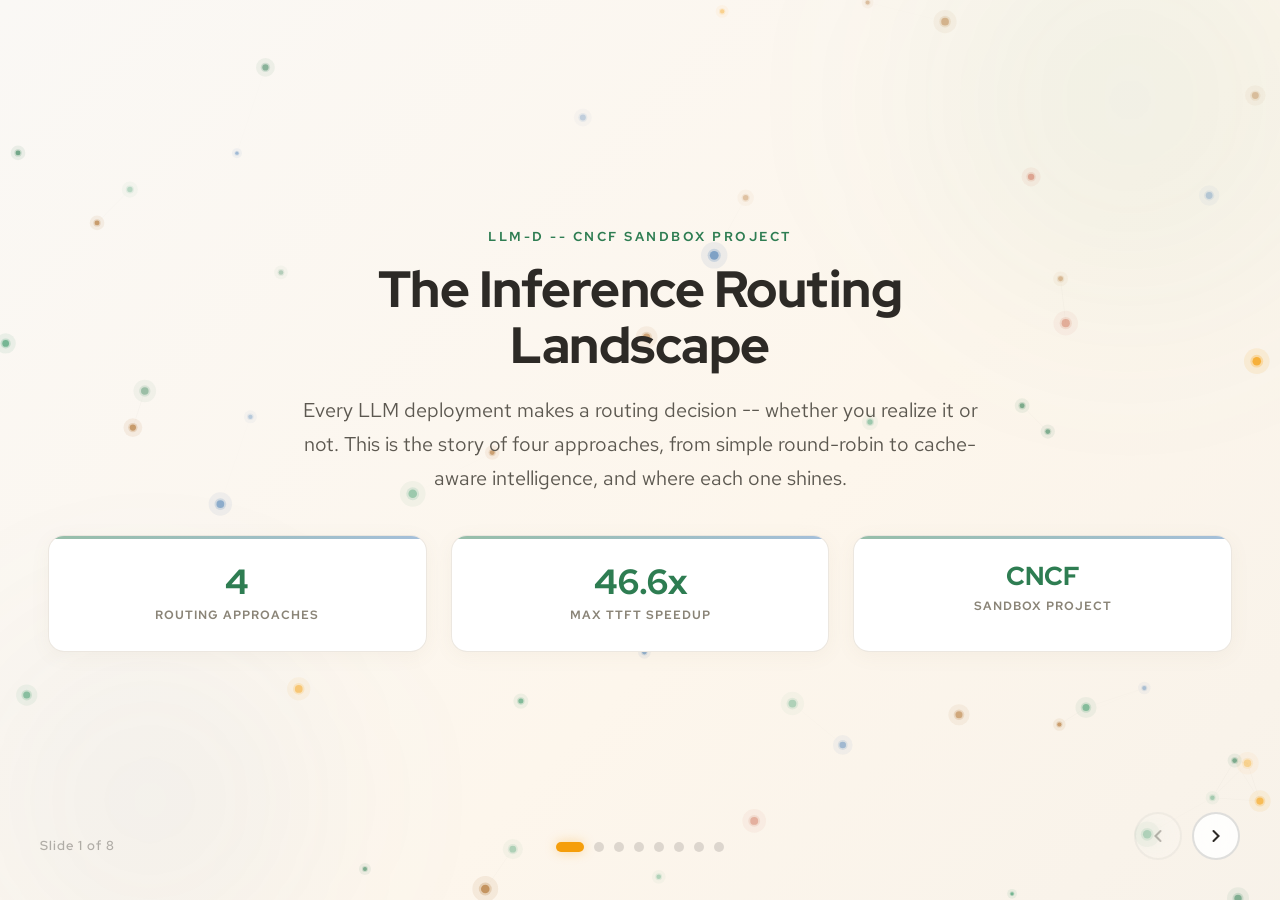
<file: index.html>
<!DOCTYPE html>
<html lang="en">
<head>
<meta charset="UTF-8">
<meta name="viewport" content="width=device-width, initial-scale=1.0">
<title>The Inference Routing Landscape -- llm-d</title>
<meta name="description" content="Interactive slide deck comparing LLM inference routing strategies: round-robin, load-aware, hash-based, and cache-aware routing with llm-d.">
<meta name="author" content="Markell Rawls">
<link rel="icon" href="https://llm-d.ai/img/llm-d-icon.png" type="image/png">
<link rel="preconnect" href="https://fonts.googleapis.com">
<link rel="preconnect" href="https://fonts.gstatic.com" crossorigin>
<link href="https://fonts.googleapis.com/css2?family=Red+Hat+Display:wght@400;500;600;700;800;900&family=Red+Hat+Text:wght@300;400;500;600;700&display=swap" rel="stylesheet">
<style>
/* ======================================================================
   RESET & BASE
   ====================================================================== */
*, *::before, *::after { box-sizing: border-box; margin: 0; padding: 0; }
html, body {
  width: 100%; height: 100%;
  overflow: hidden;
  font-family: 'Red Hat Text', 'Segoe UI', system-ui, sans-serif;
  color: #2d2a26;
  background: #faf8f5;
  -webkit-font-smoothing: antialiased;
  -moz-osx-font-smoothing: grayscale;
}
::selection { background: rgba(61,154,106,0.2); color: #2d2a26; }

/* ======================================================================
   FLOWING GRADIENT BACKGROUND
   ====================================================================== */
.bg-gradient {
  position: fixed; inset: 0; z-index: 0; pointer-events: none;
  background: linear-gradient(135deg,
    #faf8f5 0%, #fdf6ec 15%, #f5f0e8 30%,
    #eef3ed 50%, #f0f2f8 70%, #fdf8f0 85%, #faf8f5 100%
  );
  background-size: 400% 400%;
  animation: bgFlow 30s ease-in-out infinite;
}
@keyframes bgFlow {
  0% { background-position: 0% 50%; }
  25% { background-position: 50% 0%; }
  50% { background-position: 100% 50%; }
  75% { background-position: 50% 100%; }
  100% { background-position: 0% 50%; }
}

/* Floating orbs */
.bg-gradient::before, .bg-gradient::after {
  content: ''; position: absolute; border-radius: 50%;
  filter: blur(80px); pointer-events: none;
}
.bg-gradient::before {
  width: 600px; height: 600px; top: -200px; right: -150px;
  background: radial-gradient(circle, rgba(61,154,106,0.08), transparent 70%);
  animation: orbFloat 18s ease-in-out infinite;
}
.bg-gradient::after {
  width: 500px; height: 500px; bottom: -150px; left: -100px;
  background: radial-gradient(circle, rgba(74,127,181,0.07), transparent 70%);
  animation: orbFloat 22s ease-in-out infinite -8s;
}
@keyframes orbFloat {
  0%, 100% { transform: translate(0,0) scale(1); }
  50% { transform: translate(-30px,25px) scale(1.08); }
}

/* ======================================================================
   SLIDE STRUCTURE
   ====================================================================== */
.slides-viewport {
  position: relative; z-index: 1;
  width: 100%; height: 100vh; height: 100dvh;
  overflow: hidden;
}
.slides-track {
  display: flex;
  height: 100%;
  transition: transform 0.7s cubic-bezier(0.4, 0, 0.2, 1);
  will-change: transform;
}
.slide {
  flex: 0 0 100%;
  min-width: 100%;
  width: 100%;
  height: 100vh; height: 100dvh;
  display: flex;
  align-items: center;
  justify-content: center;
  padding: 80px 48px 100px;
  position: relative;
  overflow: hidden;
}
.slide-inner {
  max-width: 1200px;
  width: 100%;
  position: relative;
  z-index: 2;
}

/* ======================================================================
   BACKGROUND PARTICLE CANVAS (per-slide)
   ====================================================================== */
.slide-bg-canvas {
  position: absolute;
  top: 0; left: 0;
  width: 100%; height: 100%;
  z-index: 0;
  pointer-events: none;
}

/* ======================================================================
   PROGRESS BAR
   ====================================================================== */
.progress-bar {
  position: fixed; top: 0; left: 0; height: 4px; z-index: 100;
  background: linear-gradient(90deg, #c4573a, #4a7fb5, #2e7d52);
  transition: width 0.7s cubic-bezier(0.4,0,0.2,1);
  border-radius: 0 2px 2px 0;
}

/* ======================================================================
   NAVIGATION
   ====================================================================== */
.nav-arrows {
  position: fixed; bottom: 40px; right: 40px; z-index: 100;
  display: flex; gap: 10px;
}
.nav-btn {
  width: 48px; height: 48px; border-radius: 50%;
  border: 2px solid rgba(45,42,38,0.15);
  background: rgba(255,255,255,0.85);
  backdrop-filter: blur(10px);
  cursor: pointer; display: flex;
  align-items: center; justify-content: center;
  transition: all 0.25s ease;
  color: #2d2a26;
}
.nav-btn:hover {
  background: #2e7d52; color: #fff;
  border-color: #2e7d52;
  transform: scale(1.08);
  box-shadow: 0 4px 16px rgba(46,125,82,0.25);
}
.nav-btn:disabled {
  opacity: 0.3; cursor: not-allowed;
  transform: none; background: rgba(255,255,255,0.5);
}
.nav-btn:disabled:hover {
  background: rgba(255,255,255,0.5); color: #2d2a26;
  border-color: rgba(45,42,38,0.15); box-shadow: none;
}
.nav-btn svg { width: 20px; height: 20px; }

/* Dots */
.nav-dots {
  position: fixed; bottom: 48px; left: 50%; transform: translateX(-50%);
  z-index: 100; display: flex; gap: 10px; align-items: center;
}
.nav-dot {
  width: 10px; height: 10px; border-radius: 50%;
  background: rgba(45,42,38,0.15);
  border: none; cursor: pointer;
  transition: all 0.35s ease;
}
.nav-dot.active {
  width: 28px;
  border-radius: 5px;
  background: #f59e0b;
  box-shadow: 0 0 12px rgba(245,158,11,0.35);
}
.nav-dot:hover:not(.active) {
  background: rgba(45,42,38,0.35);
  transform: scale(1.15);
}

/* Slide counter */
.slide-counter {
  position: fixed; bottom: 46px; left: 40px; z-index: 100;
  font-family: 'Red Hat Display', sans-serif;
  font-size: 13px; font-weight: 600; letter-spacing: 1px;
  color: rgba(45,42,38,0.35);
}

/* ======================================================================
   TYPOGRAPHY
   ====================================================================== */
h1, h2, h3, h4 {
  font-family: 'Red Hat Display', sans-serif;
  line-height: 1.2; color: #2d2a26;
}
.slide-tagline {
  font-family: 'Red Hat Text', sans-serif;
  font-size: 13px; font-weight: 600;
  letter-spacing: 2.5px; text-transform: uppercase;
  color: #2e7d52; margin-bottom: 16px;
}
.slide-title {
  font-size: clamp(2rem, 4vw, 3.2rem);
  font-weight: 800; letter-spacing: -0.5px;
  margin-bottom: 20px; line-height: 1.1;
}
.slide-subtitle {
  font-size: clamp(1rem, 1.8vw, 1.25rem);
  color: #5c5850; line-height: 1.7;
  max-width: 700px; font-weight: 400;
}

/* ======================================================================
   ENTRANCE ANIMATIONS
   ====================================================================== */
.anim-in {
  opacity: 0; transform: translateY(30px);
  transition: opacity 0.7s cubic-bezier(0.16,1,0.3,1),
              transform 0.7s cubic-bezier(0.16,1,0.3,1);
}
.slide.active .anim-in { opacity: 1; transform: translateY(0); }
.anim-d1 { transition-delay: 0.1s; }
.anim-d2 { transition-delay: 0.2s; }
.anim-d3 { transition-delay: 0.35s; }
.anim-d4 { transition-delay: 0.5s; }
.anim-d5 { transition-delay: 0.65s; }
.anim-d6 { transition-delay: 0.8s; }
.anim-d7 { transition-delay: 0.95s; }

/* Scale entrance */
.anim-scale {
  opacity: 0; transform: scale(0.85);
  transition: opacity 0.6s ease, transform 0.6s cubic-bezier(0.16,1,0.3,1);
}
.slide.active .anim-scale { opacity: 1; transform: scale(1); }

/* Fade left */
.anim-left {
  opacity: 0; transform: translateX(-40px);
  transition: opacity 0.6s ease, transform 0.6s cubic-bezier(0.16,1,0.3,1);
}
.slide.active .anim-left { opacity: 1; transform: translateX(0); }

/* Fade right */
.anim-right {
  opacity: 0; transform: translateX(40px);
  transition: opacity 0.6s ease, transform 0.6s cubic-bezier(0.16,1,0.3,1);
}
.slide.active .anim-right { opacity: 1; transform: translateX(0); }

/* ======================================================================
   STAT CARDS
   ====================================================================== */
.stats-row {
  display: flex; gap: 24px; margin-top: 40px; flex-wrap: wrap;
}
.stat-card {
  background: #ffffff;
  border: 1px solid rgba(232,226,217,0.8);
  border-radius: 16px;
  padding: 28px 32px;
  flex: 1; min-width: 180px;
  text-align: center;
  box-shadow: 0 4px 20px rgba(139,119,90,0.06);
  position: relative; overflow: hidden;
  transition: transform 0.3s ease, box-shadow 0.3s ease;
}
.stat-card::before {
  content: ''; position: absolute;
  top: 0; left: 0; right: 0; height: 3px;
  background: linear-gradient(90deg, #2e7d52, #4a7fb5);
  opacity: 0.5; transition: opacity 0.3s ease;
}
.stat-card:hover {
  transform: translateY(-6px);
  box-shadow: 0 8px 30px rgba(139,119,90,0.12);
}
.stat-card:hover::before { opacity: 1; }
.stat-value {
  font-family: 'Red Hat Display', sans-serif;
  font-size: 2.2rem; font-weight: 800;
  color: #2e7d52; line-height: 1;
}
.stat-label {
  font-size: 12px; font-weight: 600;
  text-transform: uppercase; letter-spacing: 1px;
  color: #8a8477; margin-top: 8px;
}

/* ======================================================================
   APPROACH CARDS (Slide 2)
   ====================================================================== */
.approach-grid {
  display: grid;
  grid-template-columns: repeat(4, 1fr);
  gap: 20px; margin-top: 32px;
}
.approach-card {
  background: #ffffff;
  border: 1px solid rgba(232,226,217,0.8);
  border-radius: 16px;
  padding: 28px 24px;
  position: relative; overflow: hidden;
  box-shadow: 0 4px 16px rgba(139,119,90,0.06);
  transition: all 0.35s ease;
}
.approach-card::before {
  content: ''; position: absolute;
  top: 0; left: 0; right: 0; height: 4px;
  transition: height 0.3s ease;
}
.approach-card:hover {
  transform: translateY(-6px);
  box-shadow: 0 12px 36px rgba(139,119,90,0.12);
}
.approach-card:hover::before { height: 5px; }

.approach-card--rr::before { background: #c4573a; }
.approach-card--la::before { background: #b5793a; }
.approach-card--hash::before { background: #4a7fb5; }
.approach-card--cache::before { background: #2e7d52; }

.approach-name {
  font-family: 'Red Hat Display', sans-serif;
  font-size: 1.05rem; font-weight: 700;
  margin-bottom: 10px;
}
.approach-card--rr .approach-name { color: #c4573a; }
.approach-card--la .approach-name { color: #b5793a; }
.approach-card--hash .approach-name { color: #4a7fb5; }
.approach-card--cache .approach-name { color: #2e7d52; }

.approach-desc {
  font-size: 14px; color: #5c5850;
  line-height: 1.65; margin-bottom: 14px;
}
.approach-verdict {
  font-size: 12px; font-weight: 600;
  padding: 5px 12px; border-radius: 20px;
  display: inline-block;
}
.verdict--weak { background: rgba(196,87,58,0.08); color: #c4573a; }
.verdict--mid { background: rgba(74,127,181,0.08); color: #4a7fb5; }
.verdict--strong { background: rgba(46,125,82,0.08); color: #2e7d52; }

/* ======================================================================
   ARCHITECTURE COMPARISON (Slide 4)
   ====================================================================== */
.arch-row {
  display: grid;
  grid-template-columns: repeat(3, 1fr);
  gap: 24px; margin-top: 28px;
}
.arch-col {
  background: #ffffff;
  border: 1px solid rgba(232,226,217,0.8);
  border-radius: 16px;
  padding: 24px;
  box-shadow: 0 4px 16px rgba(139,119,90,0.06);
  transition: all 0.3s ease;
  position: relative; overflow: hidden;
}
.arch-col:hover {
  transform: translateY(-4px);
  box-shadow: 0 8px 28px rgba(139,119,90,0.1);
}
.arch-col--basic { border-top: 4px solid #c4573a; }
.arch-col--platform { border-top: 4px solid #4a7fb5; }
.arch-col--llmd { border-top: 4px solid #2e7d52; }

.arch-col-label {
  font-family: 'Red Hat Display', sans-serif;
  font-size: 13px; font-weight: 700;
  text-transform: uppercase; letter-spacing: 1.5px;
  text-align: center; margin-bottom: 18px;
}
.arch-col--basic .arch-col-label { color: #c4573a; }
.arch-col--platform .arch-col-label { color: #4a7fb5; }
.arch-col--llmd .arch-col-label { color: #2e7d52; }

.arch-node {
  width: 100%; padding: 10px 14px;
  border-radius: 8px; text-align: center;
  font-size: 13px; font-weight: 600;
  margin-bottom: 8px;
  transition: transform 0.2s ease;
}
.arch-node:hover { transform: scale(1.03); }
.arch-node--client { background: #faf8f5; border: 1px solid #e8e2d9; color: #5c5850; }
.arch-node--rr { background: rgba(196,87,58,0.08); border: 1px solid rgba(196,87,58,0.25); color: #c4573a; }
.arch-node--gateway { background: rgba(74,127,181,0.08); border: 1px solid rgba(74,127,181,0.25); color: #4a7fb5; }
.arch-node--kserve { background: rgba(74,127,181,0.08); border: 1px solid rgba(74,127,181,0.25); color: #4a7fb5; }
.arch-node--epp { background: rgba(46,125,82,0.08); border: 1px solid rgba(46,125,82,0.25); color: #2e7d52; }
.arch-node--pod { background: rgba(181,121,58,0.06); border: 1px solid rgba(181,121,58,0.2); color: #b5793a; font-size: 11px; }

.arch-connector {
  width: 2px; height: 12px;
  background: #e8e2d9;
  margin: 0 auto 8px;
  position: relative;
}
.arch-pods {
  display: grid; grid-template-columns: repeat(3, 1fr);
  gap: 4px;
}
.arch-note-text {
  font-size: 11px; color: #8a8477;
  text-align: center; margin-top: 12px;
  font-weight: 500; font-style: italic;
}

/* ======================================================================
   CANVAS CONTAINER (Slide 5 -- Performance Chart)
   ====================================================================== */
.canvas-container {
  position: relative;
  width: 100%; height: 420px;
  background: #ffffff;
  border: 1px solid rgba(232,226,217,0.8);
  border-radius: 16px;
  box-shadow: 0 4px 20px rgba(139,119,90,0.06);
  overflow: hidden; margin-top: 28px;
}
.canvas-container canvas {
  width: 100%; height: 100%;
}
.canvas-legend {
  position: absolute; top: 16px; left: 50%;
  transform: translateX(-50%);
  display: flex; gap: 24px;
  background: rgba(255,255,255,0.92);
  backdrop-filter: blur(8px);
  padding: 8px 20px; border-radius: 20px;
  border: 1px solid rgba(232,226,217,0.6);
  z-index: 5;
}
.legend-item {
  display: flex; align-items: center; gap: 8px;
  font-size: 12px; font-weight: 600; color: #5c5850;
}
.legend-dot {
  width: 10px; height: 10px; border-radius: 50%;
}
.perf-annotation-box {
  position: absolute; right: 28px; top: 28px;
  background: rgba(46,125,82,0.06);
  border: 1px solid rgba(46,125,82,0.2);
  border-radius: 12px;
  padding: 12px 20px; text-align: center;
  opacity: 0; transform: translateY(10px);
  transition: all 0.6s ease 1.8s;
  z-index: 5;
}
.perf-annotation-box.visible { opacity: 1; transform: translateY(0); }
.perf-annotation-val {
  font-family: 'Red Hat Display', sans-serif;
  font-size: 2rem; font-weight: 800; color: #2e7d52;
}
.perf-annotation-lbl {
  font-size: 11px; font-weight: 600;
  color: #5c5850; letter-spacing: 0.3px;
}

/* Performance chart particle canvas overlay */
.perf-particle-canvas {
  position: absolute;
  top: 0; left: 0;
  width: 100%; height: 100%;
  z-index: 1;
  pointer-events: none;
}
.perf-chart-canvas {
  position: relative;
  z-index: 2;
  width: 100%; height: 100%;
}

/* ======================================================================
   VERDICT COLUMNS (Slide 7)
   ====================================================================== */
.verdict-grid {
  display: grid;
  grid-template-columns: 1fr 1fr;
  gap: 28px; margin-top: 32px;
}
.verdict-col {
  padding: 28px;
  border-radius: 16px;
  border: 1px solid rgba(232,226,217,0.8);
}
.verdict-col--yes {
  background: rgba(46,125,82,0.04);
  border-color: rgba(46,125,82,0.2);
}
.verdict-col--no {
  background: rgba(196,87,58,0.04);
  border-color: rgba(196,87,58,0.2);
}
.verdict-col-title {
  font-family: 'Red Hat Display', sans-serif;
  font-size: 1rem; font-weight: 700;
  margin-bottom: 16px; padding-bottom: 10px;
  border-bottom: 1px solid rgba(232,226,217,0.8);
}
.verdict-col--yes .verdict-col-title { color: #2e7d52; }
.verdict-col--no .verdict-col-title { color: #c4573a; }
.verdict-list { list-style: none; }
.verdict-list li {
  font-size: 14px; color: #5c5850;
  line-height: 1.6; padding: 6px 0 6px 20px;
  position: relative;
}
.verdict-list li::before {
  content: ''; position: absolute;
  left: 0; top: 14px;
  width: 6px; height: 6px; border-radius: 50%;
}
.verdict-col--yes .verdict-list li::before { background: #2e7d52; }
.verdict-col--no .verdict-list li::before { background: #c4573a; }

/* ======================================================================
   SCENARIO PILLS (Slide 6)
   ====================================================================== */
.scenario-grid {
  display: grid;
  grid-template-columns: repeat(3, 1fr);
  gap: 20px; margin-top: 28px;
}
.scenario-card {
  background: #ffffff;
  border: 1px solid rgba(232,226,217,0.8);
  border-radius: 16px;
  padding: 24px;
  box-shadow: 0 4px 16px rgba(139,119,90,0.06);
  transition: all 0.3s ease;
  position: relative; overflow: hidden;
}
.scenario-card:hover {
  transform: translateY(-4px);
  box-shadow: 0 8px 28px rgba(139,119,90,0.1);
}
.scenario-card-title {
  font-family: 'Red Hat Display', sans-serif;
  font-size: 15px; font-weight: 700;
  color: #2d2a26; margin-bottom: 12px;
}
.scenario-bar-row {
  display: flex; align-items: center;
  gap: 10px; margin-bottom: 8px;
}
.scenario-bar-name {
  font-size: 11px; font-weight: 600; color: #8a8477;
  min-width: 70px;
}
.scenario-bar-track {
  flex: 1; height: 8px;
  background: rgba(232,226,217,0.5);
  border-radius: 4px; overflow: hidden;
}
.scenario-bar-fill {
  height: 100%; border-radius: 4px;
  transition: width 1s cubic-bezier(0.4,0,0.2,1);
  width: 0;
}
.scenario-bar-val {
  font-size: 11px; font-weight: 700;
  min-width: 28px; text-align: right;
}
.scenario-card-winner {
  display: inline-block;
  font-size: 10px; font-weight: 700;
  text-transform: uppercase; letter-spacing: 1px;
  padding: 4px 10px; border-radius: 12px;
  margin-top: 8px;
  background: rgba(46,125,82,0.08); color: #2e7d52;
}

/* ======================================================================
   FOOTER SLIDE
   ====================================================================== */
.cta-links {
  display: flex; gap: 16px; margin-top: 32px; flex-wrap: wrap;
}
.cta-btn {
  font-family: 'Red Hat Text', sans-serif;
  font-size: 15px; font-weight: 700;
  padding: 14px 32px; border-radius: 30px;
  text-decoration: none; display: inline-flex;
  align-items: center; gap: 8px;
  transition: all 0.3s ease;
}
.cta-btn--primary {
  background: #2e7d52; color: #fff;
  box-shadow: 0 4px 16px rgba(46,125,82,0.25);
}
.cta-btn--primary:hover {
  background: #3d9a6a; transform: translateY(-2px);
  box-shadow: 0 8px 24px rgba(46,125,82,0.3);
}
.cta-btn--outline {
  background: transparent; color: #2d2a26;
  border: 2px solid rgba(45,42,38,0.15);
}
.cta-btn--outline:hover {
  border-color: #2e7d52; color: #2e7d52;
  transform: translateY(-2px);
}
.footer-meta {
  margin-top: 40px;
  font-size: 13px; color: #8a8477;
  line-height: 1.8;
}
.footer-meta a { color: #4a7fb5; text-decoration: none; }
.footer-meta a:hover { text-decoration: underline; }

/* ======================================================================
   CANVAS ANIMATION FOR ROUTING FLOWS (Slide 3)
   ====================================================================== */
.routing-canvas-wrap {
  position: relative;
  width: 100%; height: 340px;
  margin-top: 20px;
}
.routing-canvas-wrap canvas {
  width: 100%; height: 100%;
  border-radius: 16px;
  background: #ffffff;
  border: 1px solid rgba(232,226,217,0.8);
  box-shadow: 0 4px 16px rgba(139,119,90,0.06);
}

/* ======================================================================
   TWO-COL LAYOUT
   ====================================================================== */
.two-col {
  display: grid;
  grid-template-columns: 1fr 1fr;
  gap: 40px; align-items: center;
}

/* ======================================================================
   RESPONSIVE
   ====================================================================== */
@media (max-width: 1024px) {
  .slide { padding: 50px 32px 80px; }
  .approach-grid { grid-template-columns: repeat(2, 1fr); }
  .arch-row { grid-template-columns: 1fr; }
  .two-col { grid-template-columns: 1fr; }
  .verdict-grid { grid-template-columns: 1fr; }
  .scenario-grid { grid-template-columns: 1fr; }
}
@media (max-width: 768px) {
  .slide { padding: 30px 20px 60px; }
  .stats-row { flex-direction: column; }
  .approach-grid { grid-template-columns: 1fr; }
  .nav-arrows { bottom: 20px; right: 20px; }
  .nav-dots { bottom: 24px; }
}
</style>
</head>
<body>

<!-- Background -->
<div class="bg-gradient"></div>

<!-- Progress Bar -->
<div class="progress-bar" id="progressBar"></div>

<!-- ======================================================================
     SLIDES
     ====================================================================== -->
<div class="slides-viewport">
<div class="slides-track" id="slidesTrack">

<!-- ===== SLIDE 1: TITLE ===== -->
<div class="slide" id="slide-0">
<canvas class="slide-bg-canvas" id="bgCanvas0"></canvas>
<div class="slide-inner" style="text-align:center;">
  <div class="anim-in anim-d1 slide-tagline">llm-d -- CNCF Sandbox Project</div>
  <h1 class="anim-in anim-d2 slide-title" style="max-width:900px;margin:0 auto 20px;">
    The Inference Routing<br>Landscape
  </h1>
  <p class="anim-in anim-d3 slide-subtitle" style="margin:0 auto 0;">
    Every LLM deployment makes a routing decision -- whether you realize it or not.
    This is the story of four approaches, from simple round-robin to cache-aware intelligence,
    and where each one shines.
  </p>
  <div class="stats-row anim-in anim-d4" style="justify-content:center;">
    <div class="stat-card">
      <div class="stat-value" data-count="4">0</div>
      <div class="stat-label">Routing Approaches</div>
    </div>
    <div class="stat-card">
      <div class="stat-value" data-count="47.5" data-suffix="x">0</div>
      <div class="stat-label">Max TTFT Speedup</div>
    </div>
    <div class="stat-card">
      <div class="stat-value" style="font-size:1.6rem;">CNCF</div>
      <div class="stat-label">Sandbox Project</div>
    </div>
  </div>
</div>
</div>

<!-- ===== SLIDE 2: THE FOUR APPROACHES ===== -->
<div class="slide" id="slide-1">
<canvas class="slide-bg-canvas" id="bgCanvas1"></canvas>
<div class="slide-inner">
  <div class="anim-in anim-d1 slide-tagline">Slide 1</div>
  <h2 class="anim-in anim-d2 slide-title" style="font-size:clamp(1.6rem,3vw,2.4rem);">The Routing Approaches</h2>
  <p class="anim-in anim-d3 slide-subtitle" style="margin-bottom:12px;">
    The runtime (vLLM, SGLang) is an orthogonal choice. The difference is how requests find their way to pods.
  </p>
  <div class="approach-grid">
    <div class="approach-card approach-card--rr anim-in anim-d3">
      <div class="approach-name">Round-Robin</div>
      <div class="approach-desc">Requests distributed evenly, no awareness of cache state or load. Every request is a cold prefill.</div>
      <span class="approach-verdict verdict--weak">Cache-Blind</span>
    </div>
    <div class="approach-card approach-card--la anim-in anim-d4">
      <div class="approach-name">Load-Aware</div>
      <div class="approach-desc">Routes to least-busy replica. Prevents hotspots, but still ignores KV cache state entirely.</div>
      <span class="approach-verdict verdict--weak">Cache-Blind</span>
    </div>
    <div class="approach-card approach-card--hash anim-in anim-d5">
      <div class="approach-name">Hash-Based</div>
      <div class="approach-desc">Hashes prefix for deterministic affinity. Rigid -- breaks with scaling, eviction, variable lengths.</div>
      <span class="approach-verdict verdict--mid">Partial Affinity</span>
    </div>
    <div class="approach-card approach-card--cache anim-in anim-d6">
      <div class="approach-name">Cache-Aware (llm-d)</div>
      <div class="approach-desc">Tracks actual KV cache state in real time. Routes to the pod with the warmest cache, balanced against load.</div>
      <span class="approach-verdict verdict--strong">Full Cache Intelligence</span>
    </div>
  </div>
</div>
</div>

<!-- ===== SLIDE 3: ROUTING FLOW ANIMATION ===== -->
<div class="slide" id="slide-2">
<canvas class="slide-bg-canvas" id="bgCanvas2"></canvas>
<div class="slide-inner">
  <div class="anim-in anim-d1 slide-tagline">Slide 2</div>
  <h2 class="anim-in anim-d2 slide-title" style="font-size:clamp(1.6rem,3vw,2.4rem);">How Requests Flow</h2>
  <p class="anim-in anim-d3 slide-subtitle">
    Watch three request flows side by side. Round-robin scatters requests randomly.
    Cache-aware routing sends them to the pod with the warmest KV cache.
  </p>
  <div class="routing-canvas-wrap anim-in anim-d4">
    <canvas id="routingCanvas"></canvas>
  </div>
</div>
</div>

<!-- ===== SLIDE 4: THREE DEPLOYMENT STACKS ===== -->
<div class="slide" id="slide-3">
<canvas class="slide-bg-canvas" id="bgCanvas3"></canvas>
<div class="slide-inner">
  <div class="anim-in anim-d1 slide-tagline">Slide 3</div>
  <h2 class="anim-in anim-d2 slide-title" style="font-size:clamp(1.6rem,3vw,2.4rem);">Three Deployment Stacks</h2>
  <p class="anim-in anim-d3 slide-subtitle" style="margin-bottom:4px;">
    Each stack builds on the one before it. The Cache-Aware stack adds llm-d's EPP on top of KServe.
  </p>
  <div class="arch-row">
    <!-- Basic -->
    <div class="arch-col arch-col--basic anim-left anim-d3">
      <div class="arch-col-label">Basic Stack</div>
      <div class="arch-node arch-node--client">Client Request</div>
      <div class="arch-connector"></div>
      <div class="arch-node arch-node--rr">Round-Robin LB</div>
      <div class="arch-connector"></div>
      <div class="arch-pods">
        <div class="arch-node arch-node--pod">Pod 1</div>
        <div class="arch-node arch-node--pod">Pod 2</div>
        <div class="arch-node arch-node--pod">Pod 3</div>
      </div>
      <div class="arch-note-text">Cache hit: ~1/N pods</div>
    </div>
    <!-- Platform -->
    <div class="arch-col arch-col--platform anim-scale anim-d4">
      <div class="arch-col-label">Platform Stack</div>
      <div class="arch-node arch-node--client">Client Request</div>
      <div class="arch-connector"></div>
      <div class="arch-node arch-node--gateway">Gateway API</div>
      <div class="arch-connector"></div>
      <div class="arch-node arch-node--kserve">KServe Router</div>
      <div class="arch-connector"></div>
      <div class="arch-pods">
        <div class="arch-node arch-node--pod">Pod 1</div>
        <div class="arch-node arch-node--pod">Pod 2</div>
        <div class="arch-node arch-node--pod">Pod 3</div>
      </div>
      <div class="arch-note-text">Better ops, same cache miss</div>
    </div>
    <!-- Cache-Aware -->
    <div class="arch-col arch-col--llmd anim-right anim-d5">
      <div class="arch-col-label">Cache-Aware Stack</div>
      <div class="arch-node arch-node--client">Client Request</div>
      <div class="arch-connector"></div>
      <div class="arch-node arch-node--gateway">Gateway API</div>
      <div class="arch-connector"></div>
      <div class="arch-node arch-node--epp">llm-d EPP</div>
      <div class="arch-connector"></div>
      <div class="arch-pods">
        <div class="arch-node arch-node--pod">Pod 1 &#9608;&#9608;&#9608;&#9608;</div>
        <div class="arch-node arch-node--pod">Pod 2 &#9608;&#9608;</div>
        <div class="arch-node arch-node--pod">Pod 3 &#9608;</div>
      </div>
      <div class="arch-note-text">Cache hit: ~95%</div>
    </div>
  </div>
</div>
</div>

<!-- ===== SLIDE 5: PERFORMANCE CHART ===== -->
<div class="slide" id="slide-4">
<canvas class="slide-bg-canvas" id="bgCanvas4"></canvas>
<div class="slide-inner">
  <div class="anim-in anim-d1 slide-tagline">Slide 4</div>
  <h2 class="anim-in anim-d2 slide-title" style="font-size:clamp(1.6rem,3vw,2.4rem);">The Performance Gap</h2>
  <p class="anim-in anim-d3 slide-subtitle">
    TTFT measured on H200 GPUs with Llama 3.1 70B. Same runtime (vLLM) -- only the routing changes.
  </p>
  <div class="canvas-container anim-in anim-d4">
    <canvas class="perf-particle-canvas" id="perfParticleCanvas"></canvas>
    <canvas class="perf-chart-canvas" id="perfCanvas"></canvas>
    <div class="canvas-legend">
      <div class="legend-item"><span class="legend-dot" style="background:#c4573a;"></span> Basic / Platform</div>
      <div class="legend-item"><span class="legend-dot" style="background:#2e7d52;"></span> Cache-Aware (llm-d)</div>
    </div>
    <div class="perf-annotation-box" id="perfAnnotation">
      <div class="perf-annotation-val">47.5x</div>
      <div class="perf-annotation-lbl">faster TTFT at 32K tokens</div>
    </div>
  </div>
</div>
</div>

<!-- ===== SLIDE 6: SCENARIO COMPARISON ===== -->
<div class="slide" id="slide-5">
<canvas class="slide-bg-canvas" id="bgCanvas5"></canvas>
<div class="slide-inner">
  <div class="anim-in anim-d1 slide-tagline">Slide 5</div>
  <h2 class="anim-in anim-d2 slide-title" style="font-size:clamp(1.6rem,3vw,2.4rem);">Which Workload Wins Where?</h2>
  <p class="anim-in anim-d3 slide-subtitle">
    Different workloads favor different routing. Cache-aware routing dominates when prefix overlap is high.
  </p>
  <div class="scenario-grid">
    <!-- Chat -->
    <div class="scenario-card anim-in anim-d3">
      <div class="scenario-card-title">Multi-Turn Chat</div>
      <div class="scenario-bar-row">
        <span class="scenario-bar-name" style="color:#c4573a;">Basic</span>
        <div class="scenario-bar-track"><div class="scenario-bar-fill" style="background:#c4573a;" data-width="20%"></div></div>
        <span class="scenario-bar-val" style="color:#c4573a;">20</span>
      </div>
      <div class="scenario-bar-row">
        <span class="scenario-bar-name" style="color:#4a7fb5;">Platform</span>
        <div class="scenario-bar-track"><div class="scenario-bar-fill" style="background:#4a7fb5;" data-width="30%"></div></div>
        <span class="scenario-bar-val" style="color:#4a7fb5;">30</span>
      </div>
      <div class="scenario-bar-row">
        <span class="scenario-bar-name" style="color:#2e7d52;">Cache-Aware</span>
        <div class="scenario-bar-track"><div class="scenario-bar-fill" style="background:#2e7d52;" data-width="95%"></div></div>
        <span class="scenario-bar-val" style="color:#2e7d52;">95</span>
      </div>
      <div class="scenario-card-winner">Best: Cache-Aware</div>
    </div>
    <!-- Agentic -->
    <div class="scenario-card anim-in anim-d4">
      <div class="scenario-card-title">Agentic / Tool Use</div>
      <div class="scenario-bar-row">
        <span class="scenario-bar-name" style="color:#c4573a;">Basic</span>
        <div class="scenario-bar-track"><div class="scenario-bar-fill" style="background:#c4573a;" data-width="15%"></div></div>
        <span class="scenario-bar-val" style="color:#c4573a;">15</span>
      </div>
      <div class="scenario-bar-row">
        <span class="scenario-bar-name" style="color:#4a7fb5;">Platform</span>
        <div class="scenario-bar-track"><div class="scenario-bar-fill" style="background:#4a7fb5;" data-width="25%"></div></div>
        <span class="scenario-bar-val" style="color:#4a7fb5;">25</span>
      </div>
      <div class="scenario-bar-row">
        <span class="scenario-bar-name" style="color:#2e7d52;">Cache-Aware</span>
        <div class="scenario-bar-track"><div class="scenario-bar-fill" style="background:#2e7d52;" data-width="95%"></div></div>
        <span class="scenario-bar-val" style="color:#2e7d52;">95</span>
      </div>
      <div class="scenario-card-winner">Best: Cache-Aware</div>
    </div>
    <!-- RAG -->
    <div class="scenario-card anim-in anim-d5">
      <div class="scenario-card-title">RAG / Retrieval</div>
      <div class="scenario-bar-row">
        <span class="scenario-bar-name" style="color:#c4573a;">Basic</span>
        <div class="scenario-bar-track"><div class="scenario-bar-fill" style="background:#c4573a;" data-width="20%"></div></div>
        <span class="scenario-bar-val" style="color:#c4573a;">20</span>
      </div>
      <div class="scenario-bar-row">
        <span class="scenario-bar-name" style="color:#4a7fb5;">Platform</span>
        <div class="scenario-bar-track"><div class="scenario-bar-fill" style="background:#4a7fb5;" data-width="30%"></div></div>
        <span class="scenario-bar-val" style="color:#4a7fb5;">30</span>
      </div>
      <div class="scenario-bar-row">
        <span class="scenario-bar-name" style="color:#2e7d52;">Cache-Aware</span>
        <div class="scenario-bar-track"><div class="scenario-bar-fill" style="background:#2e7d52;" data-width="90%"></div></div>
        <span class="scenario-bar-val" style="color:#2e7d52;">90</span>
      </div>
      <div class="scenario-card-winner">Best: Cache-Aware</div>
    </div>
    <!-- Code -->
    <div class="scenario-card anim-in anim-d5">
      <div class="scenario-card-title">Code Generation</div>
      <div class="scenario-bar-row">
        <span class="scenario-bar-name" style="color:#c4573a;">Basic</span>
        <div class="scenario-bar-track"><div class="scenario-bar-fill" style="background:#c4573a;" data-width="25%"></div></div>
        <span class="scenario-bar-val" style="color:#c4573a;">25</span>
      </div>
      <div class="scenario-bar-row">
        <span class="scenario-bar-name" style="color:#4a7fb5;">Platform</span>
        <div class="scenario-bar-track"><div class="scenario-bar-fill" style="background:#4a7fb5;" data-width="35%"></div></div>
        <span class="scenario-bar-val" style="color:#4a7fb5;">35</span>
      </div>
      <div class="scenario-bar-row">
        <span class="scenario-bar-name" style="color:#2e7d52;">Cache-Aware</span>
        <div class="scenario-bar-track"><div class="scenario-bar-fill" style="background:#2e7d52;" data-width="85%"></div></div>
        <span class="scenario-bar-val" style="color:#2e7d52;">85</span>
      </div>
      <div class="scenario-card-winner">Best: Cache-Aware</div>
    </div>
    <!-- Batch -->
    <div class="scenario-card anim-in anim-d6">
      <div class="scenario-card-title">Batch Processing</div>
      <div class="scenario-bar-row">
        <span class="scenario-bar-name" style="color:#c4573a;">Basic</span>
        <div class="scenario-bar-track"><div class="scenario-bar-fill" style="background:#c4573a;" data-width="75%"></div></div>
        <span class="scenario-bar-val" style="color:#c4573a;">75</span>
      </div>
      <div class="scenario-bar-row">
        <span class="scenario-bar-name" style="color:#4a7fb5;">Platform</span>
        <div class="scenario-bar-track"><div class="scenario-bar-fill" style="background:#4a7fb5;" data-width="65%"></div></div>
        <span class="scenario-bar-val" style="color:#4a7fb5;">65</span>
      </div>
      <div class="scenario-bar-row">
        <span class="scenario-bar-name" style="color:#2e7d52;">Cache-Aware</span>
        <div class="scenario-bar-track"><div class="scenario-bar-fill" style="background:#2e7d52;" data-width="50%"></div></div>
        <span class="scenario-bar-val" style="color:#2e7d52;">50</span>
      </div>
      <div class="scenario-card-winner" style="background:rgba(196,87,58,0.08);color:#c4573a;">Best: Basic Stack</div>
    </div>
    <!-- Structured -->
    <div class="scenario-card anim-in anim-d7">
      <div class="scenario-card-title">Structured Output</div>
      <div class="scenario-bar-row">
        <span class="scenario-bar-name" style="color:#c4573a;">Basic</span>
        <div class="scenario-bar-track"><div class="scenario-bar-fill" style="background:#c4573a;" data-width="40%"></div></div>
        <span class="scenario-bar-val" style="color:#c4573a;">40</span>
      </div>
      <div class="scenario-bar-row">
        <span class="scenario-bar-name" style="color:#4a7fb5;">Platform</span>
        <div class="scenario-bar-track"><div class="scenario-bar-fill" style="background:#4a7fb5;" data-width="45%"></div></div>
        <span class="scenario-bar-val" style="color:#4a7fb5;">45</span>
      </div>
      <div class="scenario-bar-row">
        <span class="scenario-bar-name" style="color:#2e7d52;">Cache-Aware</span>
        <div class="scenario-bar-track"><div class="scenario-bar-fill" style="background:#2e7d52;" data-width="80%"></div></div>
        <span class="scenario-bar-val" style="color:#2e7d52;">80</span>
      </div>
      <div class="scenario-card-winner">Best: Cache-Aware</div>
    </div>
  </div>
</div>
</div>

<!-- ===== SLIDE 7: THE VERDICT ===== -->
<div class="slide" id="slide-6">
<canvas class="slide-bg-canvas" id="bgCanvas6"></canvas>
<div class="slide-inner">
  <div class="anim-in anim-d1 slide-tagline">Slide 6</div>
  <h2 class="anim-in anim-d2 slide-title" style="font-size:clamp(1.6rem,3vw,2.4rem);">When Cache-Aware Routing Is Worth It</h2>
  <p class="anim-in anim-d3 slide-subtitle">
    An honest assessment. Cache-aware routing is not always the answer -- here is when it matters and when it does not.
  </p>
  <div class="verdict-grid anim-in anim-d4">
    <div class="verdict-col verdict-col--yes">
      <div class="verdict-col-title">Worth the investment when...</div>
      <ul class="verdict-list">
        <li>Your workload has high prefix overlap -- multi-turn chat, agentic workflows, RAG with shared templates</li>
        <li>You are already running Kubernetes with KServe or planning to</li>
        <li>Context lengths regularly exceed 4K tokens, where cache savings compound</li>
        <li>You need consistent low-latency TTFT, not just good average throughput</li>
        <li>You are scaling to multiple GPU pods and cache misses waste expensive compute</li>
      </ul>
    </div>
    <div class="verdict-col verdict-col--no">
      <div class="verdict-col-title">Probably not worth it when...</div>
      <ul class="verdict-list">
        <li>Your prompts are mostly unique with little prefix reuse -- batch processing, one-shot classification</li>
        <li>You are running a single GPU pod -- local caching already handles everything</li>
        <li>You do not use Kubernetes and do not plan to -- the Platform stack adds complexity</li>
        <li>Context lengths are short (under 1K tokens) -- the prefill savings are minimal</li>
        <li>Simplicity matters more than performance -- the Basic stack is genuinely simpler</li>
      </ul>
    </div>
  </div>
</div>
</div>

<!-- ===== SLIDE 8: CTA ===== -->
<div class="slide" id="slide-7">
<canvas class="slide-bg-canvas" id="bgCanvas7"></canvas>
<div class="slide-inner" style="text-align:center;">
  <div class="anim-in anim-d1 slide-tagline">Get Started</div>
  <h2 class="anim-in anim-d2 slide-title" style="max-width:800px;margin:0 auto 20px;">
    Start Building with llm-d
  </h2>
  <p class="anim-in anim-d3 slide-subtitle" style="margin:0 auto 0;">
    llm-d is an open-source CNCF Sandbox project. It runs on any Kubernetes cluster,
    any GPU vendor (NVIDIA, AMD, Intel), and any vLLM-supported model.
    The routing logic is decoupled from the infrastructure.
  </p>
  <div class="cta-links anim-in anim-d4" style="justify-content:center;">
    <a href="https://github.com/llm-d/llm-d" target="_blank" rel="noopener" class="cta-btn cta-btn--primary">
      <svg width="18" height="18" viewBox="0 0 16 16" fill="currentColor"><path d="M8 0C3.58 0 0 3.58 0 8c0 3.54 2.29 6.53 5.47 7.59.4.07.55-.17.55-.38 0-.19-.01-.82-.01-1.49-2.01.37-2.53-.49-2.69-.94-.09-.23-.48-.94-.82-1.13-.28-.15-.68-.52-.01-.53.63-.01 1.08.58 1.23.82.72 1.21 1.87.87 2.33.66.07-.52.28-.87.51-1.07-1.78-.2-3.64-.89-3.64-3.95 0-.87.31-1.59.82-2.15-.08-.2-.36-1.02.08-2.12 0 0 .67-.21 2.2.82.64-.18 1.32-.27 2-.27.68 0 1.36.09 2 .27 1.53-1.04 2.2-.82 2.2-.82.44 1.1.16 1.92.08 2.12.51.56.82 1.27.82 2.15 0 3.07-1.87 3.75-3.65 3.95.29.25.54.73.54 1.48 0 1.07-.01 1.93-.01 2.2 0 .21.15.46.55.38A8.013 8.013 0 0016 8c0-4.42-3.58-8-8-8z"/></svg>
      GitHub
    </a>
    <a href="https://www.cncf.io/projects/llm-d/" target="_blank" rel="noopener" class="cta-btn cta-btn--outline">
      CNCF Project
    </a>
    <a href="https://llm-d.ai" target="_blank" rel="noopener" class="cta-btn cta-btn--outline">
      llm-d.ai
    </a>
  </div>
  <div class="footer-meta anim-in anim-d5">
    <p>Performance data from llm-d benchmarks -- H200 GPUs, Llama 3.1 70B, vLLM runtime.</p>
    <p>Author: <strong>Markell Rawls</strong> | AI Evangelist, Red Hat</p>
    <p>
      <a href="https://github.com/llm-d">GitHub</a> &middot;
      <a href="https://www.cncf.io/projects/llm-d/">CNCF</a> &middot;
      <a href="https://llm-d.ai">Website</a> &middot;
      <a href="https://cloud-native.slack.com/archives/llm-d">#llm-d on CNCF Slack</a>
    </p>
  </div>
</div>
</div>

</div><!-- /slides-track -->
</div><!-- /slides-viewport -->

<!-- Navigation -->
<div class="nav-arrows">
  <button class="nav-btn" id="prevBtn" aria-label="Previous slide">
    <svg viewBox="0 0 24 24" fill="none" stroke="currentColor" stroke-width="2.5" stroke-linecap="round"><path d="M15 18l-6-6 6-6"/></svg>
  </button>
  <button class="nav-btn" id="nextBtn" aria-label="Next slide">
    <svg viewBox="0 0 24 24" fill="none" stroke="currentColor" stroke-width="2.5" stroke-linecap="round"><path d="M9 18l6-6-6-6"/></svg>
  </button>
</div>
<div class="nav-dots" id="navDots"></div>
<div class="slide-counter" id="slideCounter"></div>

<!-- ======================================================================
     JAVASCRIPT
     ====================================================================== -->
<script>
(function() {
  'use strict';

  /* ==================================================================
     BACKGROUND PARTICLE CANVAS SYSTEM
     Each slide gets its own full-screen particle canvas running
     independently via requestAnimationFrame. This creates the
     cinematic floating-particle-network effect behind all content.
     ================================================================== */

  // Per-slide particle canvas configuration
  // Each canvas has unique particle counts and color palettes
  var bgCanvasConfigs = [
    // Slide 1 (hero): mix of all theme colors -- celebration of all approaches
    {
      canvasId: 'bgCanvas0',
      particleCount: 55,
      particleColors: [
        'rgba(46,125,82,1)', 'rgba(74,127,181,1)', 'rgba(245,158,11,1)',
        'rgba(196,87,58,1)', 'rgba(61,154,106,1)', 'rgba(181,121,58,1)'
      ]
    },
    // Slide 2 (approaches): reds, ambers, blues, greens matching the 4 approach card colors
    {
      canvasId: 'bgCanvas1',
      particleCount: 50,
      particleColors: [
        'rgba(196,87,58,1)', 'rgba(181,121,58,1)',
        'rgba(74,127,181,1)', 'rgba(46,125,82,1)'
      ]
    },
    // Slide 3 (routing flow): greens and blues -- network/flow feel
    {
      canvasId: 'bgCanvas2',
      particleCount: 45,
      particleColors: [
        'rgba(46,125,82,1)', 'rgba(61,154,106,1)',
        'rgba(74,127,181,1)', 'rgba(100,160,210,1)'
      ]
    },
    // Slide 4 (deployment stacks): coral, blue, green matching the 3 stacks
    {
      canvasId: 'bgCanvas3',
      particleCount: 48,
      particleColors: [
        'rgba(196,87,58,1)', 'rgba(74,127,181,1)',
        'rgba(46,125,82,1)', 'rgba(181,121,58,1)'
      ]
    },
    // Slide 5 (performance chart): coral and green -- matching chart line colors
    {
      canvasId: 'bgCanvas4',
      particleCount: 42,
      particleColors: [
        'rgba(196,87,58,1)', 'rgba(220,110,75,1)',
        'rgba(46,125,82,1)', 'rgba(61,154,106,1)'
      ]
    },
    // Slide 6 (scenarios): amber and green -- warm competitive feel
    {
      canvasId: 'bgCanvas5',
      particleCount: 52,
      particleColors: [
        'rgba(245,158,11,1)', 'rgba(217,139,10,1)',
        'rgba(46,125,82,1)', 'rgba(61,154,106,1)'
      ]
    },
    // Slide 7 (verdict): green and coral -- the yes/no duality
    {
      canvasId: 'bgCanvas6',
      particleCount: 46,
      particleColors: [
        'rgba(46,125,82,1)', 'rgba(61,154,106,1)',
        'rgba(196,87,58,1)', 'rgba(220,110,75,1)'
      ]
    },
    // Slide 8 (CTA): all colors -- celebration / call-to-action energy
    {
      canvasId: 'bgCanvas7',
      particleCount: 65,
      particleColors: [
        'rgba(46,125,82,1)', 'rgba(74,127,181,1)', 'rgba(245,158,11,1)',
        'rgba(196,87,58,1)', 'rgba(61,154,106,1)', 'rgba(181,121,58,1)',
        'rgba(100,160,210,1)', 'rgba(220,110,75,1)'
      ]
    }
  ];

  // Store all background particle canvas animation state
  var bgCanvasParticles = [];
  var bgCanvasFrameIds = [];

  // Initialize a single background particle canvas
  // Each canvas renders floating particles with triple-layer glow and connection lines
  function initBackgroundParticleCanvas(config) {
    var canvas = document.getElementById(config.canvasId);
    if (!canvas) return;
    var ctx = canvas.getContext('2d');
    var dpr = window.devicePixelRatio || 1;
    var animFrameId = null;

    function resizeParticleCanvas() {
      var w = canvas.offsetWidth;
      var h = canvas.offsetHeight;
      canvas.width = w * dpr;
      canvas.height = h * dpr;
      ctx.setTransform(1, 0, 0, 1, 0, 0);
      ctx.scale(dpr, dpr);
    }
    resizeParticleCanvas();

    // Create particle array for this canvas
    var particleArray = [];
    var canvasWidth = canvas.offsetWidth;
    var canvasHeight = canvas.offsetHeight;
    var particleColorArray = config.particleColors;
    var particleTotal = config.particleCount;

    for (var i = 0; i < particleTotal; i++) {
      particleArray.push({
        x: Math.random() * canvasWidth,
        y: Math.random() * canvasHeight,
        vx: (Math.random() - 0.5) * 0.15,
        vy: (Math.random() - 0.5) * 0.15,
        size: Math.random() * 3 + 1.5,
        color: particleColorArray[Math.floor(Math.random() * particleColorArray.length)],
        alpha: Math.random() * 0.4 + 0.3,
        pulseSpeed: Math.random() * 0.004 + 0.004,
        pulseOffset: Math.random() * Math.PI * 2
      });
    }

    var particleFrame = 0;

    // The main particle canvas draw loop -- runs continuously via requestAnimationFrame
    function drawBackgroundParticles() {
      particleFrame++;
      var W = canvas.offsetWidth;
      var H = canvas.offsetHeight;
      ctx.clearRect(0, 0, W, H);

      // Draw connection lines between nearby particles
      // This creates the floating network/constellation effect
      for (var i = 0; i < particleArray.length; i++) {
        for (var j = i + 1; j < particleArray.length; j++) {
          var dx = particleArray[i].x - particleArray[j].x;
          var dy = particleArray[i].y - particleArray[j].y;
          var dist = Math.sqrt(dx * dx + dy * dy);
          if (dist < 120) {
            var lineAlpha = 0.06 * (1 - dist / 120);
            ctx.beginPath();
            ctx.moveTo(particleArray[i].x, particleArray[i].y);
            ctx.lineTo(particleArray[j].x, particleArray[j].y);
            ctx.strokeStyle = 'rgba(45,42,38,' + lineAlpha + ')';
            ctx.lineWidth = 0.5;
            ctx.stroke();
          }
        }
      }

      // Draw each particle with triple-layered glow rendering
      for (var k = 0; k < particleArray.length; k++) {
        var particle = particleArray[k];

        // Update particle position -- slow cinematic drift
        particle.x += particle.vx;
        particle.y += particle.vy;

        // Bounce particles off canvas edges
        if (particle.x < 0 || particle.x > W) particle.vx *= -1;
        if (particle.y < 0 || particle.y > H) particle.vy *= -1;

        // Slow pulsing alpha for cinematic breathing effect
        var pulse = Math.sin(particleFrame * particle.pulseSpeed + particle.pulseOffset) * 0.15 + 0.85;
        var currentAlpha = particle.alpha * pulse;

        // LAYER 1: Outer glow -- large, soft, low alpha
        // particle.size * 3 radius, alpha * 0.15
        ctx.beginPath();
        ctx.arc(particle.x, particle.y, particle.size * 3, 0, Math.PI * 2);
        ctx.fillStyle = particle.color.replace('1)', (currentAlpha * 0.15) + ')');
        ctx.fill();

        // LAYER 2: Middle glow -- medium size, medium alpha
        // particle.size * 1.5 radius, alpha * 0.35
        ctx.beginPath();
        ctx.arc(particle.x, particle.y, particle.size * 1.5, 0, Math.PI * 2);
        ctx.fillStyle = particle.color.replace('1)', (currentAlpha * 0.35) + ')');
        ctx.fill();

        // LAYER 3: Bright core -- original size, full alpha
        ctx.beginPath();
        ctx.arc(particle.x, particle.y, particle.size, 0, Math.PI * 2);
        ctx.fillStyle = particle.color.replace('1)', currentAlpha + ')');
        ctx.fill();
      }

      animFrameId = requestAnimationFrame(drawBackgroundParticles);
    }

    // Start the particle canvas animation loop
    animFrameId = requestAnimationFrame(drawBackgroundParticles);

    // Store references for resize handling
    bgCanvasParticles.push({
      canvas: canvas,
      ctx: ctx,
      particles: particleArray,
      resize: resizeParticleCanvas,
      frameId: animFrameId,
      config: config
    });
  }

  // Initialize ALL 8 background particle canvases
  // Each runs its own independent requestAnimationFrame loop
  for (var bgIdx = 0; bgIdx < bgCanvasConfigs.length; bgIdx++) {
    initBackgroundParticleCanvas(bgCanvasConfigs[bgIdx]);
  }


  /* ==================================================================
     PERFORMANCE CHART PARTICLE CANVAS (Slide 5)
     Additional floating particles behind the chart for extra depth
     ================================================================== */

  function initPerfParticleCanvas() {
    var perfParticleCanvas = document.getElementById('perfParticleCanvas');
    if (!perfParticleCanvas) return;
    var perfParticleCtx = perfParticleCanvas.getContext('2d');
    var perfDpr = window.devicePixelRatio || 1;

    function resizePerfParticleCanvas() {
      var pw = perfParticleCanvas.offsetWidth;
      var ph = perfParticleCanvas.offsetHeight;
      perfParticleCanvas.width = pw * perfDpr;
      perfParticleCanvas.height = ph * perfDpr;
      perfParticleCtx.setTransform(1, 0, 0, 1, 0, 0);
      perfParticleCtx.scale(perfDpr, perfDpr);
    }
    resizePerfParticleCanvas();

    // Create particles specifically for the performance chart background
    var perfParticles = [];
    var perfParticleCount = 30;
    var perfParticleColors = [
      'rgba(196,87,58,1)', 'rgba(46,125,82,1)',
      'rgba(220,110,75,1)', 'rgba(61,154,106,1)'
    ];

    for (var pi = 0; pi < perfParticleCount; pi++) {
      perfParticles.push({
        x: Math.random() * perfParticleCanvas.offsetWidth,
        y: Math.random() * perfParticleCanvas.offsetHeight,
        vx: (Math.random() - 0.5) * 0.12,
        vy: (Math.random() - 0.5) * 0.12,
        size: Math.random() * 2.5 + 1,
        color: perfParticleColors[Math.floor(Math.random() * perfParticleColors.length)],
        alpha: Math.random() * 0.25 + 0.15,
        pulseSpeed: Math.random() * 0.005 + 0.003,
        pulseOffset: Math.random() * Math.PI * 2
      });
    }

    var perfParticleFrame = 0;

    function drawPerfParticles() {
      perfParticleFrame++;
      var PW = perfParticleCanvas.offsetWidth;
      var PH = perfParticleCanvas.offsetHeight;
      perfParticleCtx.clearRect(0, 0, PW, PH);

      // Connection lines between performance chart background particles
      for (var ci = 0; ci < perfParticles.length; ci++) {
        for (var cj = ci + 1; cj < perfParticles.length; cj++) {
          var cdx = perfParticles[ci].x - perfParticles[cj].x;
          var cdy = perfParticles[ci].y - perfParticles[cj].y;
          var cdist = Math.sqrt(cdx * cdx + cdy * cdy);
          if (cdist < 100) {
            perfParticleCtx.beginPath();
            perfParticleCtx.moveTo(perfParticles[ci].x, perfParticles[ci].y);
            perfParticleCtx.lineTo(perfParticles[cj].x, perfParticles[cj].y);
            perfParticleCtx.strokeStyle = 'rgba(45,42,38,' + (0.04 * (1 - cdist / 100)) + ')';
            perfParticleCtx.lineWidth = 0.4;
            perfParticleCtx.stroke();
          }
        }
      }

      // Draw each performance chart particle with triple glow
      for (var pk = 0; pk < perfParticles.length; pk++) {
        var pp = perfParticles[pk];
        pp.x += pp.vx;
        pp.y += pp.vy;
        if (pp.x < 0 || pp.x > PW) pp.vx *= -1;
        if (pp.y < 0 || pp.y > PH) pp.vy *= -1;

        var ppPulse = Math.sin(perfParticleFrame * pp.pulseSpeed + pp.pulseOffset) * 0.15 + 0.85;
        var ppAlpha = pp.alpha * ppPulse;

        // Outer glow for perf chart particle
        perfParticleCtx.beginPath();
        perfParticleCtx.arc(pp.x, pp.y, pp.size * 3, 0, Math.PI * 2);
        perfParticleCtx.fillStyle = pp.color.replace('1)', (ppAlpha * 0.12) + ')');
        perfParticleCtx.fill();

        // Middle glow for perf chart particle
        perfParticleCtx.beginPath();
        perfParticleCtx.arc(pp.x, pp.y, pp.size * 1.5, 0, Math.PI * 2);
        perfParticleCtx.fillStyle = pp.color.replace('1)', (ppAlpha * 0.3) + ')');
        perfParticleCtx.fill();

        // Bright core for perf chart particle
        perfParticleCtx.beginPath();
        perfParticleCtx.arc(pp.x, pp.y, pp.size, 0, Math.PI * 2);
        perfParticleCtx.fillStyle = pp.color.replace('1)', ppAlpha + ')');
        perfParticleCtx.fill();
      }

      requestAnimationFrame(drawPerfParticles);
    }

    requestAnimationFrame(drawPerfParticles);
  }

  // Start the performance chart particle canvas
  initPerfParticleCanvas();


  /* ==================================================================
     SLIDE NAVIGATION
     ================================================================== */
  var track = document.getElementById('slidesTrack');
  var slides = document.querySelectorAll('.slide');
  var totalSlides = slides.length;
  var currentSlide = 0;
  var isTransitioning = false;

  var prevBtn = document.getElementById('prevBtn');
  var nextBtn = document.getElementById('nextBtn');
  var dotsContainer = document.getElementById('navDots');
  var progressBar = document.getElementById('progressBar');
  var counter = document.getElementById('slideCounter');

  // Build navigation dots
  for (var i = 0; i < totalSlides; i++) {
    var dot = document.createElement('button');
    dot.className = 'nav-dot' + (i === 0 ? ' active' : '');
    dot.setAttribute('data-slide', i);
    dot.setAttribute('aria-label', 'Go to slide ' + (i + 1));
    dotsContainer.appendChild(dot);
  }

  function goToSlide(idx) {
    if (idx < 0 || idx >= totalSlides || isTransitioning) return;
    isTransitioning = true;

    // Deactivate old slide
    slides[currentSlide].classList.remove('active');

    currentSlide = idx;
    track.style.transform = 'translateX(-' + (currentSlide * 100) + '%)';

    // Update dots -- active dot gets amber pill style
    var dots = dotsContainer.querySelectorAll('.nav-dot');
    for (var j = 0; j < dots.length; j++) {
      dots[j].classList.toggle('active', j === currentSlide);
    }

    // Update arrow buttons
    prevBtn.disabled = currentSlide === 0;
    nextBtn.disabled = currentSlide === totalSlides - 1;

    // Update progress bar
    progressBar.style.width = ((currentSlide / (totalSlides - 1)) * 100) + '%';

    // Update slide counter -- "Slide X of 8" format
    counter.textContent = 'Slide ' + (currentSlide + 1) + ' of ' + totalSlides;

    // Activate new slide after transition
    setTimeout(function() {
      slides[currentSlide].classList.add('active');
      isTransitioning = false;
      onSlideEnter(currentSlide);
    }, 100);
  }

  prevBtn.addEventListener('click', function() { goToSlide(currentSlide - 1); });
  nextBtn.addEventListener('click', function() { goToSlide(currentSlide + 1); });

  dotsContainer.addEventListener('click', function(e) {
    var dot = e.target.closest('.nav-dot');
    if (dot) goToSlide(parseInt(dot.getAttribute('data-slide')));
  });

  // Keyboard navigation
  document.addEventListener('keydown', function(e) {
    if (e.key === 'ArrowRight' || e.key === 'ArrowDown' || e.key === ' ') {
      e.preventDefault();
      goToSlide(currentSlide + 1);
    } else if (e.key === 'ArrowLeft' || e.key === 'ArrowUp') {
      e.preventDefault();
      goToSlide(currentSlide - 1);
    }
  });

  // Click anywhere (except interactive elements) to advance
  document.addEventListener('click', function(e) {
    if (e.target.closest('.nav-btn, .nav-dot, .cta-btn, a, button')) return;
    var rect = document.body.getBoundingClientRect();
    var clickX = e.clientX / rect.width;
    if (clickX > 0.65) goToSlide(currentSlide + 1);
    else if (clickX < 0.35) goToSlide(currentSlide - 1);
  });

  // Initialize first slide
  goToSlide(0);
  slides[0].classList.add('active');


  /* ==================================================================
     STAT COUNTER ANIMATION
     ================================================================== */
  function animateValue(el, end, duration, suffix) {
    suffix = suffix || '';
    var startTime = null;
    var isFloat = end % 1 !== 0;
    function step(ts) {
      if (!startTime) startTime = ts;
      var progress = Math.min((ts - startTime) / duration, 1);
      var eased = 1 - Math.pow(1 - progress, 3);
      var current = end * eased;
      el.textContent = (isFloat ? current.toFixed(1) : Math.round(current)) + suffix;
      if (progress < 1) requestAnimationFrame(step);
    }
    requestAnimationFrame(step);
  }


  /* ==================================================================
     SCENARIO BAR ANIMATION
     ================================================================== */
  function animateScenarioBars() {
    var bars = document.querySelectorAll('#slide-5 .scenario-bar-fill');
    bars.forEach(function(bar) {
      var w = bar.getAttribute('data-width');
      bar.style.width = w;
    });
  }


  /* ==================================================================
     ON SLIDE ENTER -- trigger slide-specific animations
     ================================================================== */
  var slideInited = {};
  function onSlideEnter(idx) {
    if (slideInited[idx]) return;
    slideInited[idx] = true;

    if (idx === 0) {
      // Animate stat counter values
      var statEls = slides[0].querySelectorAll('.stat-value[data-count]');
      statEls.forEach(function(el) {
        var count = parseFloat(el.getAttribute('data-count'));
        var suffix = el.getAttribute('data-suffix') || '';
        setTimeout(function() { animateValue(el, count, 1200, suffix); }, 500);
      });
    }

    if (idx === 2) {
      // Start the routing flow canvas animation with enhanced particles
      setTimeout(startRoutingCanvasAnimation, 400);
    }

    if (idx === 4) {
      // Draw the performance chart canvas with glowing data points
      setTimeout(drawPerformanceChartCanvas, 300);
    }

    if (idx === 5) {
      // Animate scenario comparison bars
      setTimeout(animateScenarioBars, 300);
    }
  }


  /* ==================================================================
     ROUTING FLOW CANVAS (Slide 3) -- Enhanced with more particles,
     trails, and glow effects for cinematic routing visualization
     ================================================================== */
  var routingCanvasAnimId = null;

  function startRoutingCanvasAnimation() {
    var canvas = document.getElementById('routingCanvas');
    if (!canvas) return;
    var ctx = canvas.getContext('2d');
    var dpr = window.devicePixelRatio || 1;
    var rect = canvas.getBoundingClientRect();
    canvas.width = rect.width * dpr;
    canvas.height = rect.height * dpr;
    ctx.scale(dpr, dpr);
    var W = rect.width;
    var H = rect.height;

    // Three columns for the three routing approaches
    var colW = W / 3;
    var routingColors = ['#c4573a', '#4a7fb5', '#2e7d52'];
    var routingLabels = ['Round-Robin', 'Load-Aware', 'Cache-Aware (llm-d)'];
    var podY = H - 60;
    var startY = 50;

    // Pod positions per column for routing canvas
    var routingPods = [
      [colW * 0.2, colW * 0.5, colW * 0.8],
      [colW * 1.2, colW * 1.5, colW * 1.8],
      [colW * 2.2, colW * 2.5, colW * 2.8]
    ];

    // Cache state for column 3 (cache-aware routing)
    var routingCacheState = [0.9, 0.4, 0.1];

    // Routing flow particles -- these travel from source to pods
    var routingFlowParticles = [];
    var routingLastSpawn = 0;
    var routingSpawnInterval = 900; // faster spawn for more particle density

    // Background ambient particles for the routing canvas
    var routingBgParticles = [];
    var routingBgParticleCount = 35;
    var routingBgParticleColors = [
      'rgba(46,125,82,1)', 'rgba(74,127,181,1)',
      'rgba(196,87,58,1)', 'rgba(181,121,58,1)'
    ];

    for (var rbi = 0; rbi < routingBgParticleCount; rbi++) {
      routingBgParticles.push({
        x: Math.random() * W,
        y: Math.random() * H,
        vx: (Math.random() - 0.5) * 0.1,
        vy: (Math.random() - 0.5) * 0.1,
        size: Math.random() * 2 + 0.8,
        color: routingBgParticleColors[Math.floor(Math.random() * routingBgParticleColors.length)],
        alpha: Math.random() * 0.2 + 0.1,
        pulseSpeed: Math.random() * 0.005 + 0.003,
        pulseOffset: Math.random() * Math.PI * 2
      });
    }

    function spawnRoutingParticle(time) {
      for (var c = 0; c < 3; c++) {
        var targetPod;
        if (c === 0) {
          // Round-robin: rotate through pods
          targetPod = Math.floor((time / routingSpawnInterval)) % 3;
        } else if (c === 1) {
          // Load-aware: random but biased toward least loaded
          targetPod = Math.random() < 0.5 ? 0 : (Math.random() < 0.6 ? 1 : 2);
        } else {
          // Cache-aware: always go to pod with warmest cache
          targetPod = 0;
        }
        routingFlowParticles.push({
          col: c,
          pod: targetPod,
          x: colW * c + colW / 2,
          y: startY,
          targetX: routingPods[c][targetPod],
          targetY: podY - 15,
          progress: 0,
          color: routingColors[c],
          born: time,
          trail: [] // store trail positions for glowing trail effect
        });
      }
    }

    var routingStartTime = 0;
    var routingFrame = 0;

    function drawRoutingCanvas(timestamp) {
      if (!routingStartTime) routingStartTime = timestamp;
      var elapsed = timestamp - routingStartTime;
      routingFrame++;

      ctx.clearRect(0, 0, W, H);

      // Draw ambient background particles first (behind everything)
      for (var rbi2 = 0; rbi2 < routingBgParticles.length; rbi2++) {
        var rbp = routingBgParticles[rbi2];
        rbp.x += rbp.vx;
        rbp.y += rbp.vy;
        if (rbp.x < 0 || rbp.x > W) rbp.vx *= -1;
        if (rbp.y < 0 || rbp.y > H) rbp.vy *= -1;

        var rbPulse = Math.sin(routingFrame * rbp.pulseSpeed + rbp.pulseOffset) * 0.15 + 0.85;
        var rbAlpha = rbp.alpha * rbPulse;

        // Outer glow for routing background particle
        ctx.beginPath();
        ctx.arc(rbp.x, rbp.y, rbp.size * 3, 0, Math.PI * 2);
        ctx.fillStyle = rbp.color.replace('1)', (rbAlpha * 0.12) + ')');
        ctx.fill();

        // Middle glow for routing background particle
        ctx.beginPath();
        ctx.arc(rbp.x, rbp.y, rbp.size * 1.5, 0, Math.PI * 2);
        ctx.fillStyle = rbp.color.replace('1)', (rbAlpha * 0.3) + ')');
        ctx.fill();

        // Core for routing background particle
        ctx.beginPath();
        ctx.arc(rbp.x, rbp.y, rbp.size, 0, Math.PI * 2);
        ctx.fillStyle = rbp.color.replace('1)', rbAlpha + ')');
        ctx.fill();
      }

      // Connection lines between routing background particles
      for (var rci = 0; rci < routingBgParticles.length; rci++) {
        for (var rcj = rci + 1; rcj < routingBgParticles.length; rcj++) {
          var rcdx = routingBgParticles[rci].x - routingBgParticles[rcj].x;
          var rcdy = routingBgParticles[rci].y - routingBgParticles[rcj].y;
          var rcdist = Math.sqrt(rcdx * rcdx + rcdy * rcdy);
          if (rcdist < 100) {
            ctx.beginPath();
            ctx.moveTo(routingBgParticles[rci].x, routingBgParticles[rci].y);
            ctx.lineTo(routingBgParticles[rcj].x, routingBgParticles[rcj].y);
            ctx.strokeStyle = 'rgba(45,42,38,' + (0.03 * (1 - rcdist / 100)) + ')';
            ctx.lineWidth = 0.4;
            ctx.stroke();
          }
        }
      }

      // Column separators
      ctx.strokeStyle = 'rgba(232,226,217,0.5)';
      ctx.lineWidth = 1;
      ctx.setLineDash([4, 4]);
      ctx.beginPath();
      ctx.moveTo(colW, 20);
      ctx.lineTo(colW, H - 20);
      ctx.moveTo(colW * 2, 20);
      ctx.lineTo(colW * 2, H - 20);
      ctx.stroke();
      ctx.setLineDash([]);

      // Column labels
      ctx.font = '600 14px "Red Hat Display", sans-serif';
      ctx.textAlign = 'center';
      for (var c = 0; c < 3; c++) {
        ctx.fillStyle = routingColors[c];
        ctx.fillText(routingLabels[c], colW * c + colW / 2, 30);
      }

      // Draw routing pods
      for (var c2 = 0; c2 < 3; c2++) {
        for (var p = 0; p < 3; p++) {
          var px = routingPods[c2][p];
          var pw = colW * 0.22;
          var ph = 32;

          // Pod background with cache-state shading
          ctx.fillStyle = c2 === 2
            ? 'rgba(46,125,82,' + (0.05 + routingCacheState[p] * 0.15) + ')'
            : 'rgba(181,121,58,0.06)';
          ctx.strokeStyle = c2 === 2
            ? 'rgba(46,125,82,' + (0.15 + routingCacheState[p] * 0.25) + ')'
            : 'rgba(181,121,58,0.2)';
          ctx.lineWidth = 1;

          roundRect(ctx, px - pw / 2, podY - ph / 2, pw, ph, 6);
          ctx.fill();
          roundRect(ctx, px - pw / 2, podY - ph / 2, pw, ph, 6);
          ctx.stroke();

          // Pod label
          ctx.fillStyle = c2 === 2 ? '#2e7d52' : '#b5793a';
          ctx.font = '600 10px "Red Hat Text", sans-serif';
          ctx.textAlign = 'center';
          ctx.fillText('Pod ' + (p + 1), px, podY + 3);

          // Cache fill bar for cache-aware column
          if (c2 === 2) {
            var barW = pw - 8;
            var barH = 4;
            var barX = px - barW / 2;
            var barY = podY + 10;
            ctx.fillStyle = 'rgba(46,125,82,0.1)';
            roundRect(ctx, barX, barY, barW, barH, 2);
            ctx.fill();
            ctx.fillStyle = 'rgba(46,125,82,0.5)';
            roundRect(ctx, barX, barY, barW * routingCacheState[p], barH, 2);
            ctx.fill();
          }
        }
      }

      // Draw source node boxes
      for (var c3 = 0; c3 < 3; c3++) {
        var sx = colW * c3 + colW / 2;
        ctx.fillStyle = 'rgba(90,88,80,0.06)';
        ctx.strokeStyle = 'rgba(232,226,217,0.8)';
        ctx.lineWidth = 1;
        roundRect(ctx, sx - 40, startY - 14, 80, 28, 6);
        ctx.fill();
        roundRect(ctx, sx - 40, startY - 14, 80, 28, 6);
        ctx.stroke();
        ctx.fillStyle = '#5c5850';
        ctx.font = '600 11px "Red Hat Text", sans-serif';
        ctx.textAlign = 'center';
        ctx.fillText('Request', sx, startY + 4);
      }

      // Spawn routing flow particles
      if (elapsed - routingLastSpawn > routingSpawnInterval) {
        spawnRoutingParticle(elapsed);
        routingLastSpawn = elapsed;
      }

      // Update and draw routing flow particles with enhanced trails and glow
      for (var fi = routingFlowParticles.length - 1; fi >= 0; fi--) {
        var pt = routingFlowParticles[fi];
        pt.progress += 0.01;
        if (pt.progress > 1) {
          routingFlowParticles.splice(fi, 1);
          continue;
        }

        // Curved bezier path from source to pod
        var t = pt.progress;
        var ease = t < 0.5 ? 2 * t * t : -1 + (4 - 2 * t) * t;
        var cx1 = pt.x;
        var cy1 = pt.y + ((pt.y + pt.targetY) / 2 - pt.y) * 0.5;
        var cx2 = pt.targetX;
        var cy2 = pt.targetY - (pt.targetY - (pt.y + pt.targetY) / 2) * 0.3;

        var bx = Math.pow(1 - ease, 3) * pt.x + 3 * Math.pow(1 - ease, 2) * ease * cx1 + 3 * (1 - ease) * ease * ease * cx2 + Math.pow(ease, 3) * pt.targetX;
        var by = Math.pow(1 - ease, 3) * pt.y + 3 * Math.pow(1 - ease, 2) * ease * cy1 + 3 * (1 - ease) * ease * ease * cy2 + Math.pow(ease, 3) * pt.targetY;

        // Store trail positions for glow trail effect
        pt.trail.push({ x: bx, y: by });
        if (pt.trail.length > 12) pt.trail.shift();

        // Draw particle trail with fading glow
        for (var ti = 0; ti < pt.trail.length; ti++) {
          var trailAlpha = (ti / pt.trail.length) * 0.3;
          var trailSize = 2 + (ti / pt.trail.length) * 2;

          // Trail outer glow
          ctx.beginPath();
          ctx.arc(pt.trail[ti].x, pt.trail[ti].y, trailSize * 2, 0, Math.PI * 2);
          ctx.fillStyle = pt.color;
          ctx.globalAlpha = trailAlpha * 0.15;
          ctx.fill();

          // Trail core
          ctx.beginPath();
          ctx.arc(pt.trail[ti].x, pt.trail[ti].y, trailSize * 0.6, 0, Math.PI * 2);
          ctx.fillStyle = pt.color;
          ctx.globalAlpha = trailAlpha * 0.5;
          ctx.fill();
        }

        // Main particle -- outer glow
        ctx.beginPath();
        ctx.arc(bx, by, 12, 0, Math.PI * 2);
        ctx.fillStyle = pt.color;
        ctx.globalAlpha = 0.1;
        ctx.fill();

        // Main particle -- middle glow
        ctx.beginPath();
        ctx.arc(bx, by, 7, 0, Math.PI * 2);
        ctx.fillStyle = pt.color;
        ctx.globalAlpha = 0.2;
        ctx.fill();

        // Main particle -- bright core
        ctx.beginPath();
        ctx.arc(bx, by, 4, 0, Math.PI * 2);
        ctx.fillStyle = pt.color;
        ctx.globalAlpha = 0.9 - t * 0.4;
        ctx.fill();

        ctx.globalAlpha = 1;
      }

      // Cache hit / miss labels at bottom
      ctx.font = '600 11px "Red Hat Text", sans-serif';
      ctx.textAlign = 'center';

      ctx.fillStyle = '#c4573a';
      ctx.fillText('Random target -- cache miss likely', colW * 0.5, H - 14);
      ctx.fillStyle = '#4a7fb5';
      ctx.fillText('Least loaded -- still cache blind', colW * 1.5, H - 14);
      ctx.fillStyle = '#2e7d52';
      ctx.fillText('Warmest cache -- near-instant TTFT', colW * 2.5, H - 14);

      routingCanvasAnimId = requestAnimationFrame(drawRoutingCanvas);
    }

    if (routingCanvasAnimId) cancelAnimationFrame(routingCanvasAnimId);
    routingCanvasAnimId = requestAnimationFrame(drawRoutingCanvas);
  }

  // Rounded rectangle helper for canvas drawing
  function roundRect(ctx, x, y, w, h, r) {
    ctx.beginPath();
    ctx.moveTo(x + r, y);
    ctx.lineTo(x + w - r, y);
    ctx.quadraticCurveTo(x + w, y, x + w, y + r);
    ctx.lineTo(x + w, y + h - r);
    ctx.quadraticCurveTo(x + w, y + h, x + w - r, y + h);
    ctx.lineTo(x + r, y + h);
    ctx.quadraticCurveTo(x, y + h, x, y + h - r);
    ctx.lineTo(x, y + r);
    ctx.quadraticCurveTo(x, y, x + r, y);
    ctx.closePath();
  }


  /* ==================================================================
     PERFORMANCE CHART CANVAS (Slide 5) -- Enhanced with glowing
     data points and animated particle-trail rendering
     ================================================================== */
  function drawPerformanceChartCanvas() {
    var canvas = document.getElementById('perfCanvas');
    if (!canvas) return;
    var ctx = canvas.getContext('2d');
    var dpr = window.devicePixelRatio || 1;
    var rect = canvas.getBoundingClientRect();
    canvas.width = rect.width * dpr;
    canvas.height = rect.height * dpr;
    ctx.scale(dpr, dpr);
    var W = rect.width;
    var H = rect.height;

    var pad = { top: 40, right: 50, bottom: 60, left: 80 };
    var cW = W - pad.left - pad.right;
    var cH = H - pad.top - pad.bottom;

    // Performance data -- TTFT in ms at various context lengths
    var contexts = [500, 1000, 2000, 4000, 8000, 16000, 32000];
    var basicTTFT = [85, 170, 340, 680, 1350, 2700, 4000];
    var cacheAwareTTFT = [40, 50, 58, 64, 70, 78, 84];
    var maxY = 4500;

    function xScale(i) { return pad.left + (i / (contexts.length - 1)) * cW; }
    function yScale(v) { return pad.top + (1 - v / maxY) * cH; }

    // Grid lines
    var gridVals = [0, 1000, 2000, 3000, 4000];
    ctx.strokeStyle = 'rgba(232,226,217,0.5)';
    ctx.lineWidth = 1;
    ctx.font = '500 11px "Red Hat Text", sans-serif';
    ctx.textAlign = 'right';
    ctx.fillStyle = '#8a8477';
    gridVals.forEach(function(v) {
      var y = yScale(v);
      ctx.beginPath();
      ctx.moveTo(pad.left, y);
      ctx.lineTo(W - pad.right, y);
      ctx.stroke();
      ctx.fillText(v + 'ms', pad.left - 10, y + 4);
    });

    // X axis labels
    ctx.textAlign = 'center';
    contexts.forEach(function(c, i) {
      var x = xScale(i);
      var label = c >= 1000 ? (c / 1000) + 'K' : c;
      ctx.fillText(label, x, H - pad.bottom + 24);
    });

    // Axis title labels
    ctx.fillStyle = '#8a8477';
    ctx.font = '500 12px "Red Hat Text", sans-serif';
    ctx.textAlign = 'center';
    ctx.fillText('Context Length (tokens)', W / 2, H - 10);
    ctx.save();
    ctx.translate(20, H / 2);
    ctx.rotate(-Math.PI / 2);
    ctx.fillText('Time to First Token (ms)', 0, 0);
    ctx.restore();

    // Animated chart line drawing with glowing data points
    var chartAnimProgress = 0;
    var chartAnimDuration = 1500;
    var chartAnimStart = null;

    function animatePerformanceChart(timestamp) {
      if (!chartAnimStart) chartAnimStart = timestamp;
      var elapsed = timestamp - chartAnimStart;
      chartAnimProgress = Math.min(elapsed / chartAnimDuration, 1);
      var ease = 1 - Math.pow(1 - chartAnimProgress, 3);

      // Clear chart area
      ctx.clearRect(pad.left - 1, pad.top - 1, cW + 2, cH + 2);

      // Redraw grid lines in chart area
      ctx.strokeStyle = 'rgba(232,226,217,0.5)';
      ctx.lineWidth = 1;
      gridVals.forEach(function(v) {
        var y = yScale(v);
        ctx.beginPath();
        ctx.moveTo(pad.left, y);
        ctx.lineTo(W - pad.right, y);
        ctx.stroke();
      });

      var lastIdx = Math.floor(ease * (contexts.length - 1));
      var frac = (ease * (contexts.length - 1)) - lastIdx;

      // Basic / Platform line (coral)
      ctx.beginPath();
      ctx.strokeStyle = '#c4573a';
      ctx.lineWidth = 2.5;
      ctx.lineJoin = 'round';
      ctx.lineCap = 'round';
      for (var i = 0; i <= lastIdx && i < contexts.length; i++) {
        var x = xScale(i);
        var y = yScale(basicTTFT[i]);
        if (i === 0) ctx.moveTo(x, y);
        else ctx.lineTo(x, y);
      }
      if (lastIdx < contexts.length - 1 && frac > 0) {
        var nx = xScale(lastIdx) + (xScale(lastIdx + 1) - xScale(lastIdx)) * frac;
        var ny = yScale(basicTTFT[lastIdx]) + (yScale(basicTTFT[lastIdx + 1]) - yScale(basicTTFT[lastIdx])) * frac;
        ctx.lineTo(nx, ny);
      }
      ctx.stroke();

      // Cache-aware line (green) -- thicker to emphasize
      ctx.beginPath();
      ctx.strokeStyle = '#2e7d52';
      ctx.lineWidth = 3.5;
      for (var j = 0; j <= lastIdx && j < contexts.length; j++) {
        var x2 = xScale(j);
        var y2 = yScale(cacheAwareTTFT[j]);
        if (j === 0) ctx.moveTo(x2, y2);
        else ctx.lineTo(x2, y2);
      }
      if (lastIdx < contexts.length - 1 && frac > 0) {
        var nx2 = xScale(lastIdx) + (xScale(lastIdx + 1) - xScale(lastIdx)) * frac;
        var ny2 = yScale(cacheAwareTTFT[lastIdx]) + (yScale(cacheAwareTTFT[lastIdx + 1]) - yScale(cacheAwareTTFT[lastIdx])) * frac;
        ctx.lineTo(nx2, ny2);
      }
      ctx.stroke();

      // Draw glowing data point dots with triple-layer glow
      if (chartAnimProgress > 0.3) {
        var dotAlpha = Math.min((chartAnimProgress - 0.3) / 0.3, 1);
        for (var k = 0; k <= lastIdx && k < contexts.length; k++) {
          // Basic data point -- outer glow
          ctx.beginPath();
          ctx.arc(xScale(k), yScale(basicTTFT[k]), 10, 0, Math.PI * 2);
          ctx.fillStyle = 'rgba(196,87,58,' + (dotAlpha * 0.1) + ')';
          ctx.fill();

          // Basic data point -- middle glow
          ctx.beginPath();
          ctx.arc(xScale(k), yScale(basicTTFT[k]), 6, 0, Math.PI * 2);
          ctx.fillStyle = 'rgba(196,87,58,' + (dotAlpha * 0.2) + ')';
          ctx.fill();

          // Basic data point -- core
          ctx.beginPath();
          ctx.arc(xScale(k), yScale(basicTTFT[k]), 4, 0, Math.PI * 2);
          ctx.fillStyle = '#c4573a';
          ctx.globalAlpha = dotAlpha;
          ctx.fill();
          ctx.strokeStyle = '#ffffff';
          ctx.lineWidth = 2;
          ctx.stroke();

          // Cache-aware data point -- outer glow
          ctx.globalAlpha = 1;
          ctx.beginPath();
          ctx.arc(xScale(k), yScale(cacheAwareTTFT[k]), 12, 0, Math.PI * 2);
          ctx.fillStyle = 'rgba(46,125,82,' + (dotAlpha * 0.12) + ')';
          ctx.fill();

          // Cache-aware data point -- middle glow
          ctx.beginPath();
          ctx.arc(xScale(k), yScale(cacheAwareTTFT[k]), 8, 0, Math.PI * 2);
          ctx.fillStyle = 'rgba(46,125,82,' + (dotAlpha * 0.25) + ')';
          ctx.fill();

          // Cache-aware data point -- bright core
          ctx.beginPath();
          ctx.arc(xScale(k), yScale(cacheAwareTTFT[k]), 5, 0, Math.PI * 2);
          ctx.fillStyle = '#2e7d52';
          ctx.globalAlpha = dotAlpha;
          ctx.fill();
          ctx.strokeStyle = '#ffffff';
          ctx.lineWidth = 2;
          ctx.stroke();
          ctx.globalAlpha = 1;
        }
      }

      // Gap annotation arrow at rightmost drawn point
      if (chartAnimProgress > 0.7) {
        var annoAlpha = Math.min((chartAnimProgress - 0.7) / 0.3, 1);
        var annoIdx = Math.min(lastIdx, contexts.length - 1);
        var topY = yScale(basicTTFT[annoIdx]);
        var botY = yScale(cacheAwareTTFT[annoIdx]);
        var annoX = xScale(annoIdx) + 20;

        ctx.globalAlpha = annoAlpha;
        ctx.setLineDash([3, 3]);
        ctx.strokeStyle = '#2e7d52';
        ctx.lineWidth = 1.5;
        ctx.beginPath();
        ctx.moveTo(annoX, topY + 5);
        ctx.lineTo(annoX, botY - 5);
        ctx.stroke();
        ctx.setLineDash([]);

        // Arrow heads
        ctx.beginPath();
        ctx.moveTo(annoX - 4, topY + 10);
        ctx.lineTo(annoX, topY + 4);
        ctx.lineTo(annoX + 4, topY + 10);
        ctx.stroke();
        ctx.beginPath();
        ctx.moveTo(annoX - 4, botY - 10);
        ctx.lineTo(annoX, botY - 4);
        ctx.lineTo(annoX + 4, botY - 10);
        ctx.stroke();

        ctx.globalAlpha = 1;
      }

      if (chartAnimProgress < 1) {
        requestAnimationFrame(animatePerformanceChart);
      } else {
        // Show the 47.5x annotation box
        var annoBox = document.getElementById('perfAnnotation');
        if (annoBox) annoBox.classList.add('visible');
      }
    }

    requestAnimationFrame(animatePerformanceChart);
  }


  /* ==================================================================
     HANDLE WINDOW RESIZE -- reinitialize canvases that need it
     ================================================================== */
  var resizeTimeout;
  window.addEventListener('resize', function() {
    clearTimeout(resizeTimeout);
    resizeTimeout = setTimeout(function() {
      // Resize all background particle canvases
      for (var ri = 0; ri < bgCanvasParticles.length; ri++) {
        bgCanvasParticles[ri].resize();
      }

      // Reinitialize routing canvas if on that slide
      if (currentSlide === 2) {
        slideInited[2] = false;
        startRoutingCanvasAnimation();
        slideInited[2] = true;
      }
      // Reinitialize performance chart canvas if on that slide
      if (currentSlide === 4) {
        slideInited[4] = false;
        drawPerformanceChartCanvas();
        slideInited[4] = true;
      }
    }, 250);
  });

})();
</script>
</body>
</html>
</file>
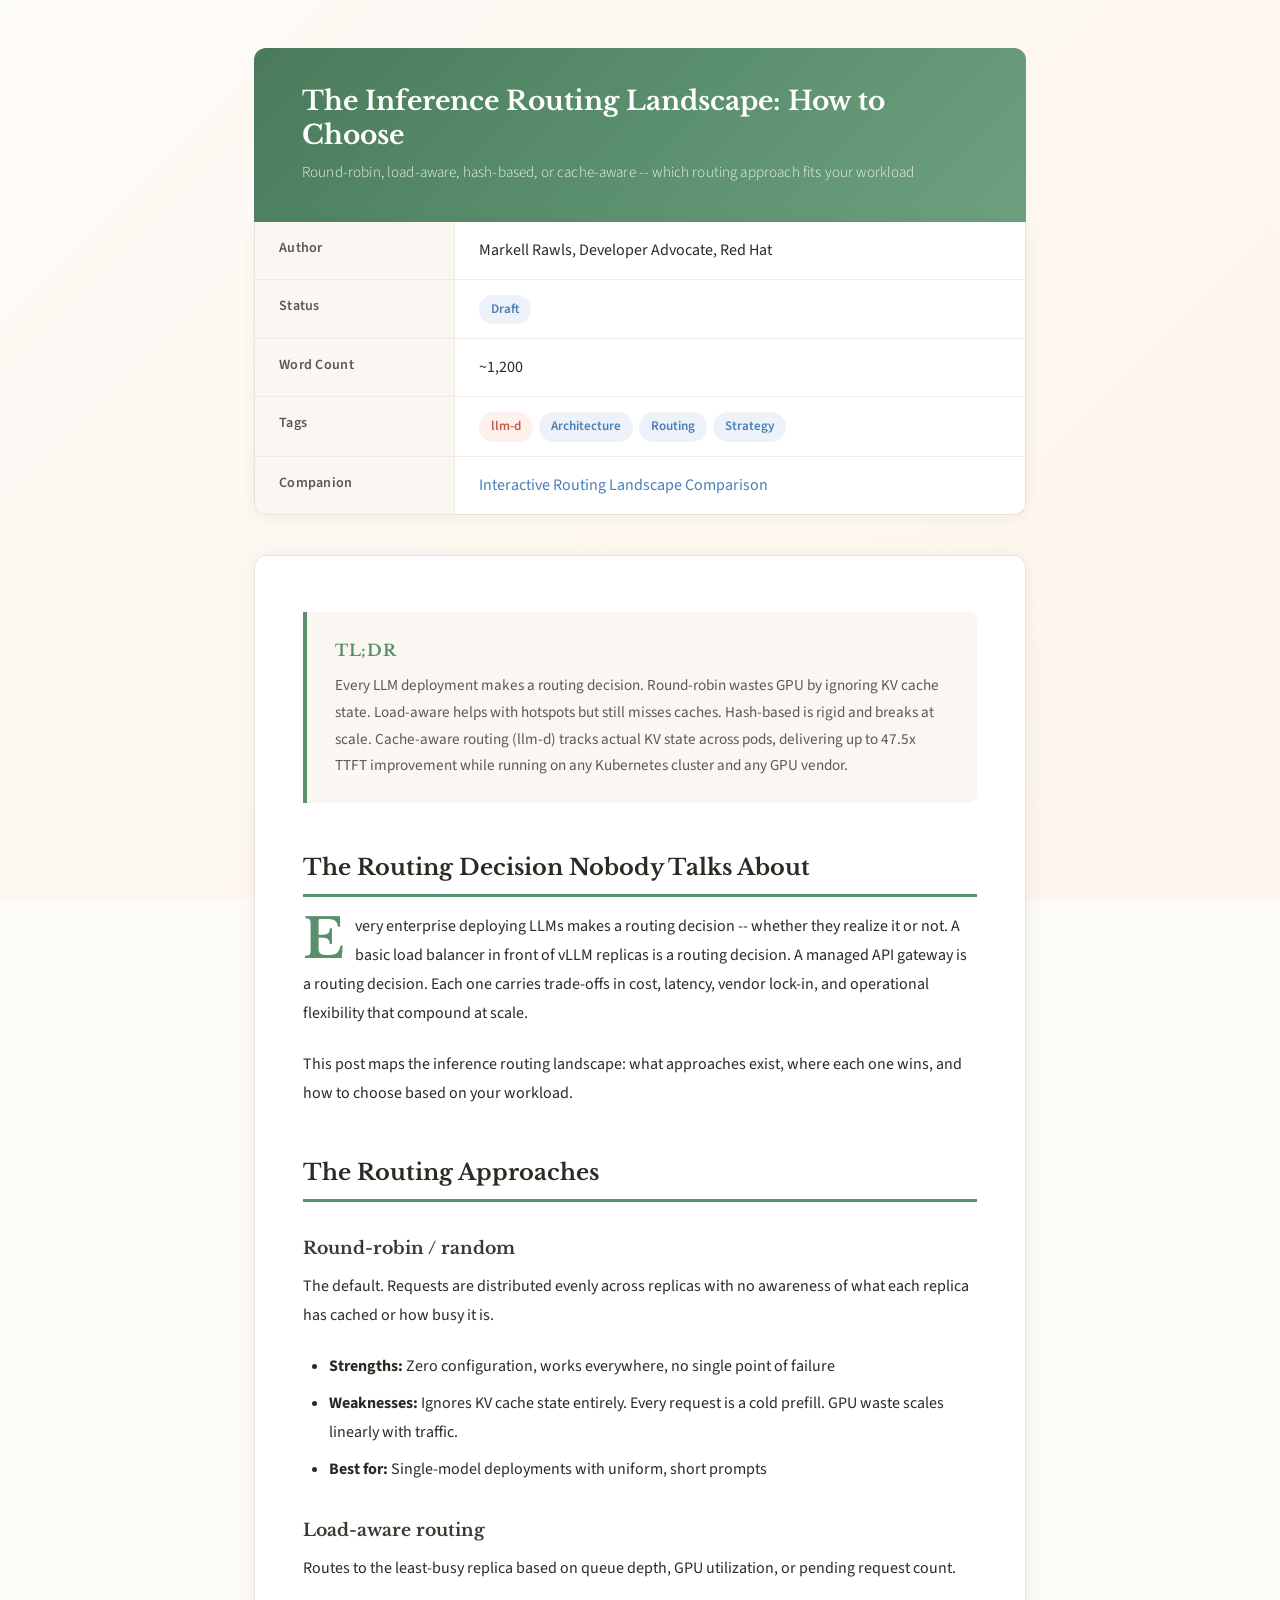
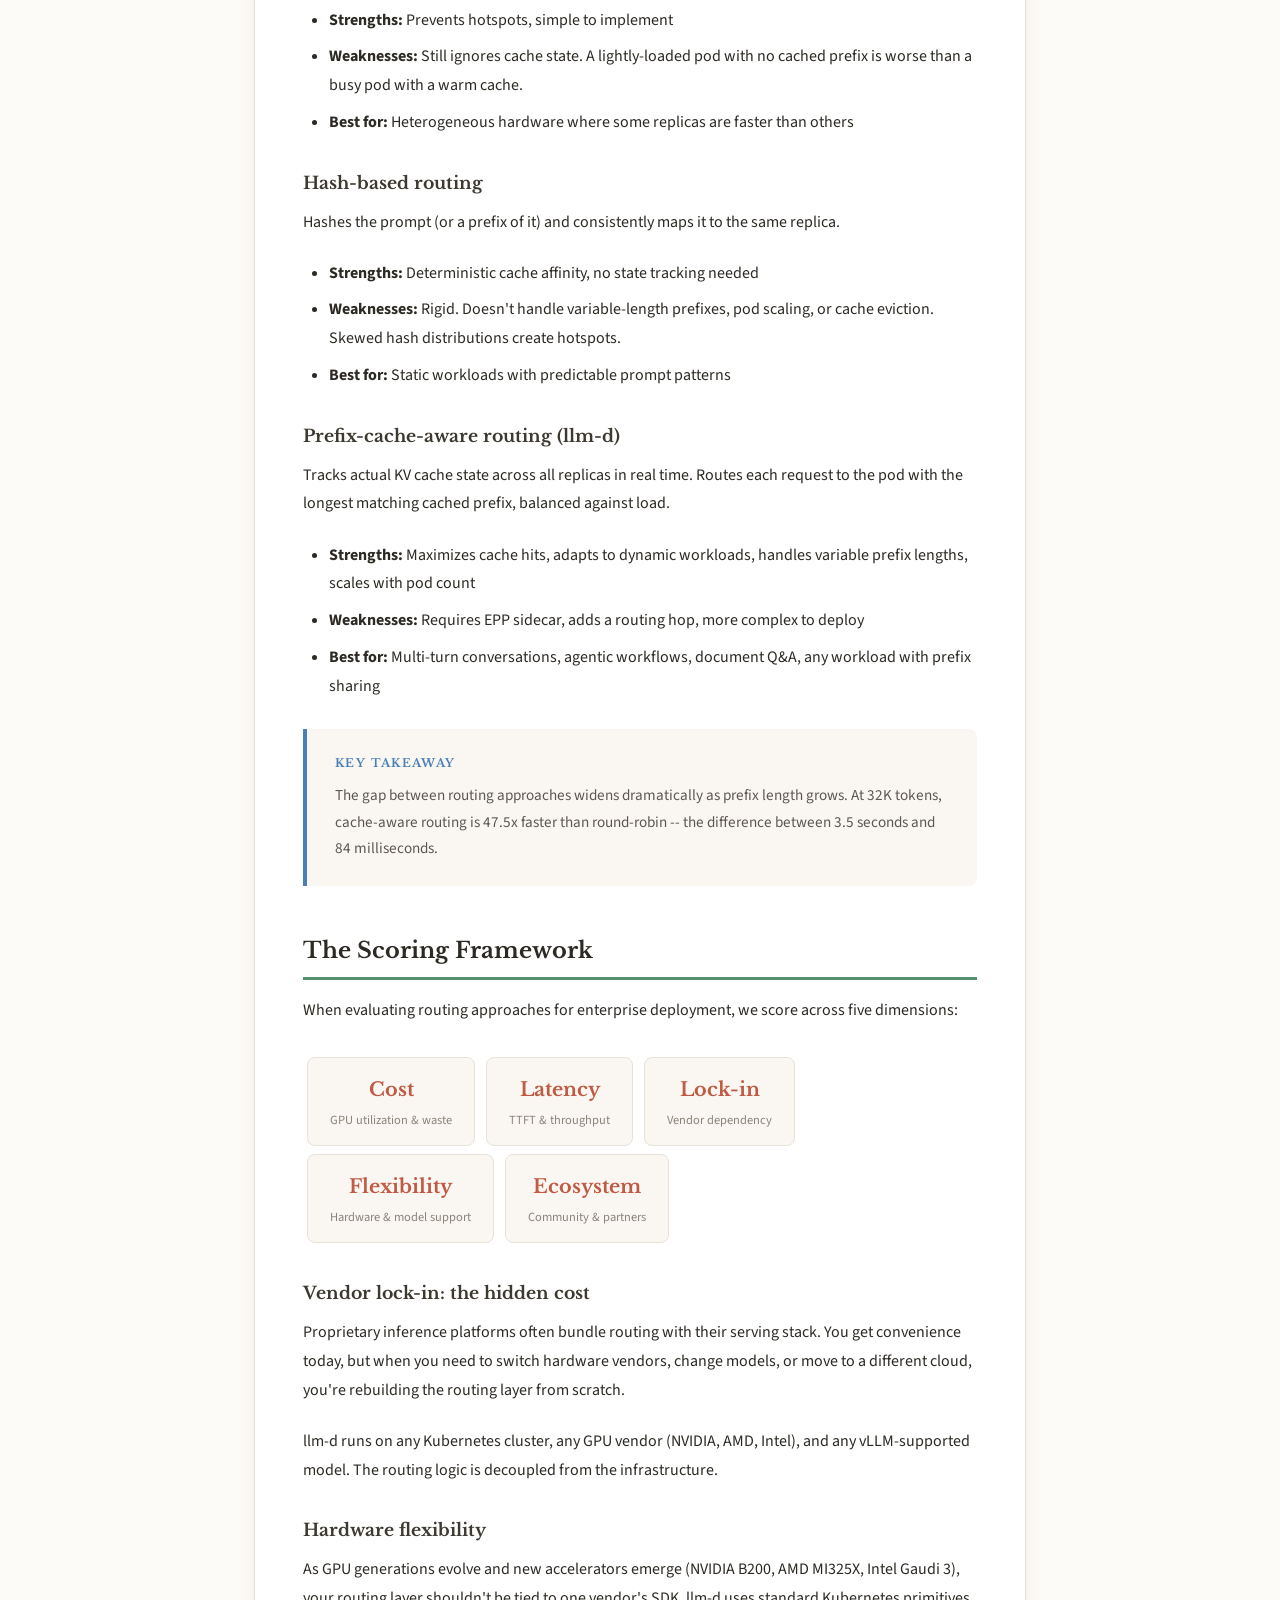
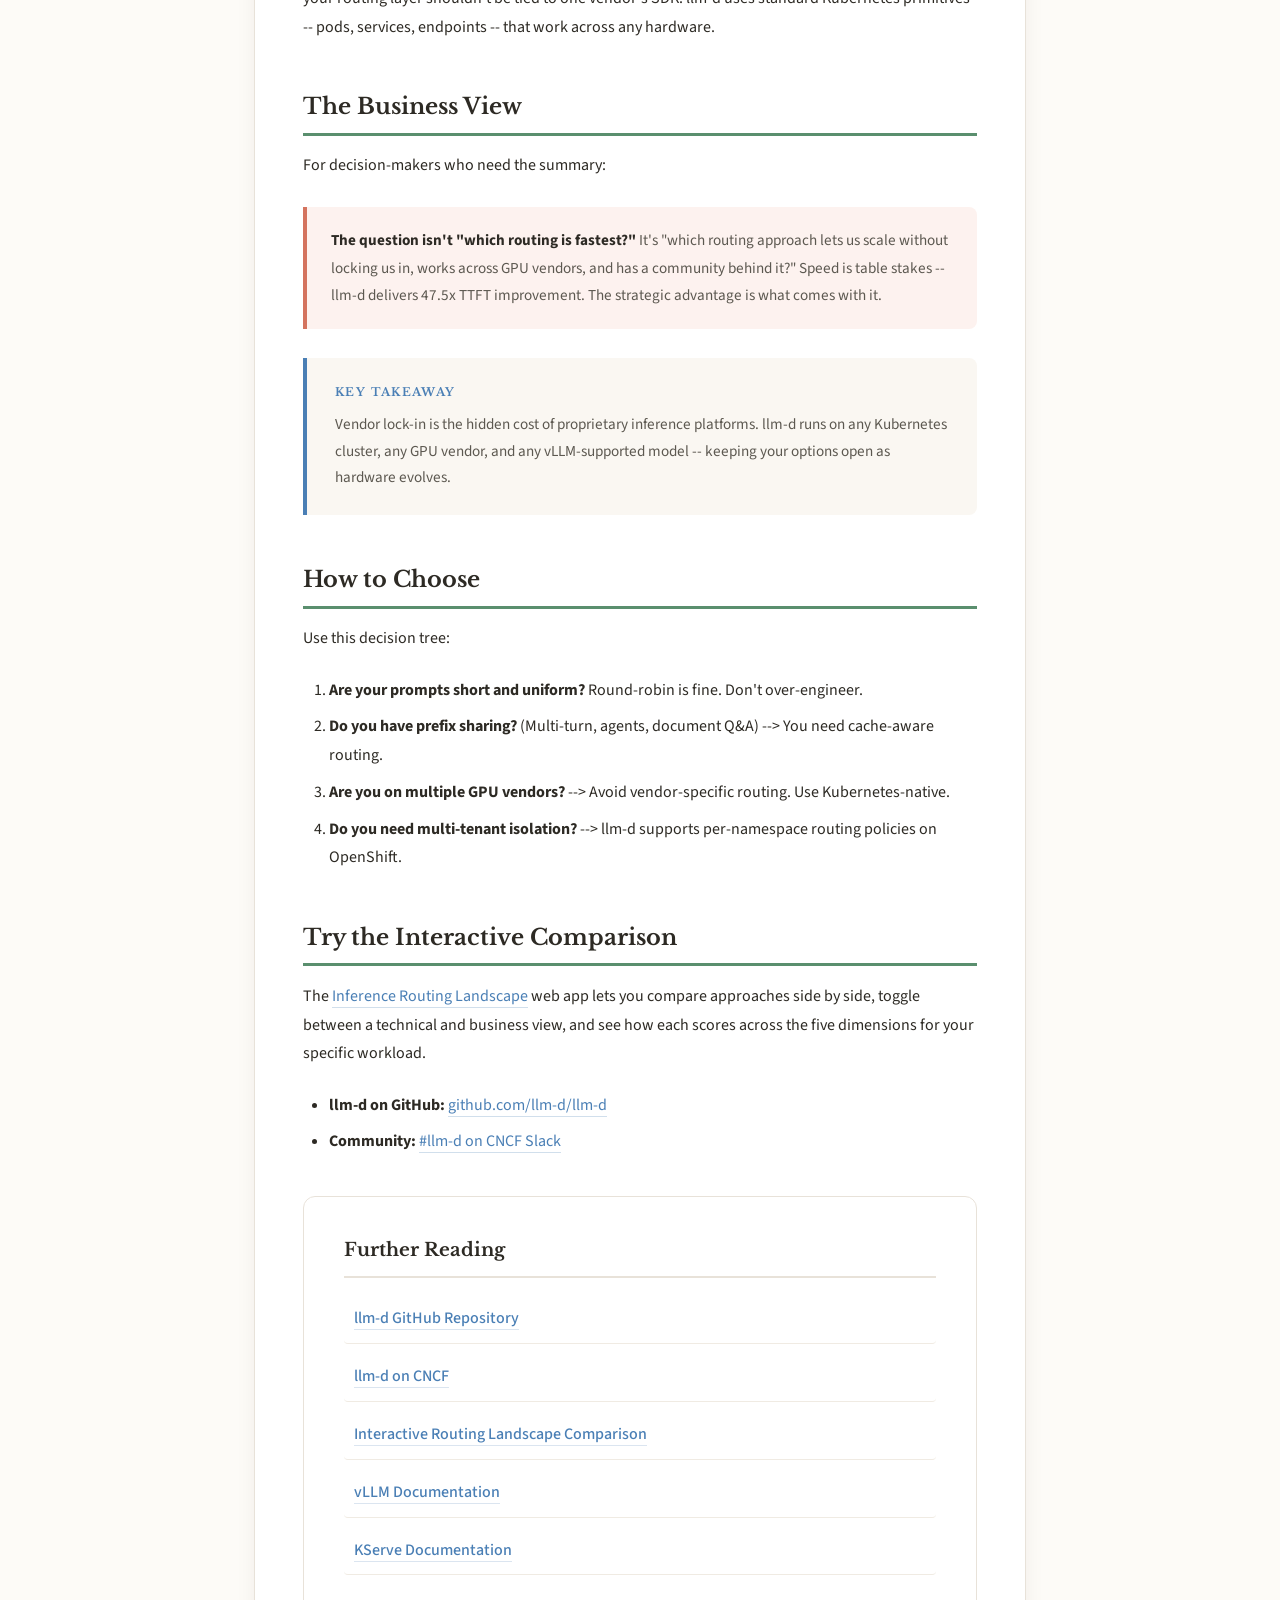
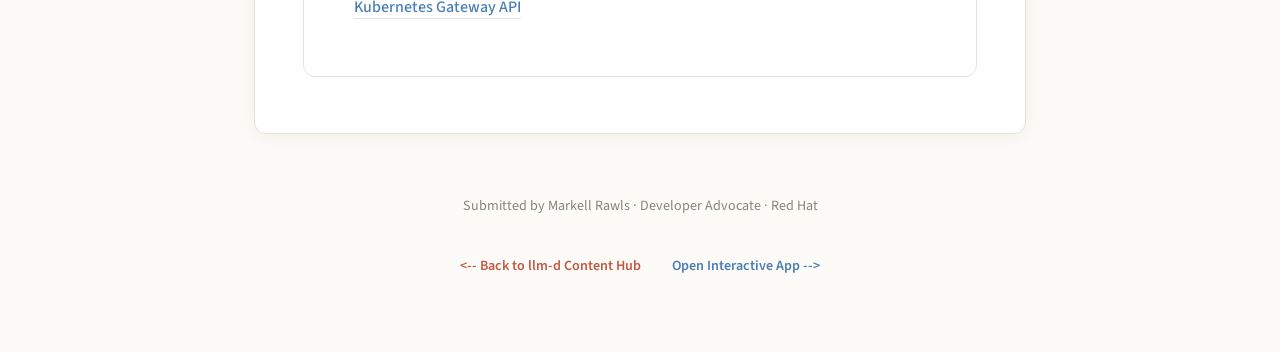
<file: blog/index.html>
<!DOCTYPE html>
<html lang="en">
<head>
<meta charset="UTF-8">
<meta name="viewport" content="width=device-width, initial-scale=1.0">
<title>The Inference Routing Landscape: How to Choose</title>
<link rel="icon" type="image/svg+xml" href="data:image/svg+xml,%3Csvg xmlns='http://www.w3.org/2000/svg' viewBox='0 0 200 145'%3E%3Cg fill='%23ee0000'%3E%3Cpath d='M127.47 83.49c12.51 0 30.61-2.58 30.61-17.46a14 14 0 0 0-.31-3.42l-7.45-32.36c-1.72-7.12-3.23-10.35-15.73-16.6C124.89 8.69 103.76.5 97.51.5 91.69.5 90 8 83.06 8c-6.68 0-11.64-5.6-17.89-5.6-6 0-9.91 4.09-12.93 12.5 0 0-8.41 23.72-9.49 27.16A6.43 6.43 0 0 0 42.53 44c0 9.22 36.3 39.45 84.94 39.45M160 72.07c1.73 8.19 1.73 9.05 1.73 10.13 0 14-15.74 21.77-36.43 21.77C78.54 104 37.58 76.6 37.58 58.49a18.45 18.45 0 0 1 1.51-7.33C22.27 52 .5 55 .5 74.22c0 31.48 74.59 70.28 133.65 70.28 45.28 0 56.7-20.48 56.7-36.65 0-12.72-11-27.16-30.83-35.78'/%3E%3C/g%3E%3C/svg%3E">
<link rel="preconnect" href="https://fonts.googleapis.com">
<link rel="preconnect" href="https://fonts.gstatic.com" crossorigin>
<link href="https://fonts.googleapis.com/css2?family=Libre+Baskerville:ital,wght@0,400;0,700;1,400&family=Source+Code+Pro:wght@400;500&family=Source+Sans+3:ital,wght@0,300;0,400;0,500;0,600;0,700&display=swap" rel="stylesheet">
<style>
  * { margin: 0; padding: 0; box-sizing: border-box; }

  body {
    font-family: 'Source Sans 3', 'Source Sans Pro', sans-serif;
    color: #2D2A24;
    line-height: 1.8;
    font-size: 16px;
    background: #FDFBF7;
    min-height: 100vh;
  }

  /* Subtle flowing gradient background */
  body::before {
    content: '';
    position: fixed;
    top: 0;
    left: 0;
    width: 100%;
    height: 100%;
    z-index: -1;
    background: linear-gradient(
      135deg,
      #FDFBF7 0%,
      #FDF6EC 20%,
      #F5F0E8 40%,
      #EEF3ED 60%,
      #F0F2F8 80%,
      #FDFBF7 100%
    );
    background-size: 400% 400%;
    animation: gradientFlow 25s ease infinite;
  }

  @keyframes gradientFlow {
    0% { background-position: 0% 50%; }
    25% { background-position: 50% 0%; }
    50% { background-position: 100% 50%; }
    75% { background-position: 50% 100%; }
    100% { background-position: 0% 50%; }
  }

  /* Scroll progress bar */
  #scrollProgress {
    position: fixed;
    top: 0;
    left: 0;
    height: 3px;
    width: 0%;
    background: linear-gradient(90deg, #D4735E, #4A7FB5, #5A8F6E);
    z-index: 9999;
    transition: width 0.1s linear;
  }

  .container {
    max-width: 820px;
    margin: 0 auto;
    padding: 48px 24px;
    position: relative;
    z-index: 1;
  }

  /* Submission header */
  .submission-header {
    background: linear-gradient(135deg, #4A7A5A, #5A8F6E, #6EA07E);
    color: white;
    padding: 36px 48px;
    border-radius: 12px 12px 0 0;
  }
  .submission-header h1 {
    font-family: 'Libre Baskerville', Georgia, serif;
    font-weight: 700;
    font-size: 1.65em;
    margin-bottom: 6px;
    line-height: 1.3;
  }
  .submission-header .subtitle {
    opacity: 0.9;
    font-size: 0.95em;
    font-weight: 300;
    letter-spacing: 0.01em;
  }

  /* Meta card */
  .meta-card {
    background: #FFFFFF;
    border: 1px solid #E8E2D9;
    border-top: none;
    border-radius: 0 0 12px 12px;
    overflow: hidden;
    margin-bottom: 40px;
    box-shadow: 0 2px 16px rgba(45, 42, 36, 0.06);
  }
  .meta-row {
    display: flex;
    border-bottom: 1px solid #F0EBE3;
    transition: background 0.2s ease;
  }
  .meta-row:last-child { border-bottom: none; }
  .meta-row:hover { background: #FDFBF7; }
  .meta-label {
    flex: 0 0 200px;
    padding: 14px 24px;
    background: #FAF7F2;
    font-weight: 600;
    font-size: 0.88em;
    color: #5C5850;
    border-right: 1px solid #F0EBE3;
    letter-spacing: 0.02em;
  }
  .meta-value {
    flex: 1;
    padding: 14px 24px;
    color: #2D2A24;
  }
  .meta-value a {
    color: #4A7FB5;
    text-decoration: none;
    transition: color 0.2s;
  }
  .meta-value a:hover { color: #345C85; }

  /* Badges */
  .badge {
    display: inline-block;
    padding: 3px 12px;
    border-radius: 20px;
    font-size: 0.82em;
    font-weight: 600;
    margin-right: 6px;
  }
  .badge-green { background: #EDF5F0; color: #3D7A52; }
  .badge-blue { background: #EDF2F9; color: #4A7FB5; }
  .badge-red { background: #FDF0ED; color: #C05A44; }

  /* Article */
  .article {
    background: #FFFFFF;
    border: 1px solid #E8E2D9;
    border-radius: 12px;
    padding: 56px 48px;
    margin-bottom: 40px;
    box-shadow: 0 2px 20px rgba(45, 42, 36, 0.06);
  }

  /* Drop cap */
  .drop-cap::first-letter {
    font-family: 'Libre Baskerville', Georgia, serif;
    float: left;
    font-size: 3.4em;
    line-height: 0.8;
    padding-right: 10px;
    padding-top: 6px;
    color: #5A8F6E;
    font-weight: 700;
  }

  /* Anchor links on headings */
  .article h2 {
    font-family: 'Libre Baskerville', Georgia, serif;
    font-weight: 700;
    font-size: 1.4em;
    color: #2D2A24;
    margin: 2.2em 0 0.7em;
    padding-bottom: 10px;
    border-bottom: 3px solid #5A8F6E;
    position: relative;
    line-height: 1.4;
  }
  .article h2:first-child { margin-top: 0; }
  .article h2 .anchor-link {
    color: #C4BEB4;
    text-decoration: none;
    font-weight: 400;
    margin-left: 8px;
    opacity: 0;
    transition: opacity 0.2s ease;
    font-size: 0.85em;
    font-family: 'Source Sans 3', sans-serif;
  }
  .article h2:hover .anchor-link { opacity: 1; }
  .article h2 .anchor-link:hover { color: #4A7FB5; }

  .article h3 {
    font-family: 'Libre Baskerville', Georgia, serif;
    font-weight: 700;
    font-size: 1.08em;
    margin: 1.8em 0 0.5em;
    color: #3D3930;
  }
  .article p {
    margin: 0 0 1.4em;
    color: #2D2A24;
  }
  .article ul, .article ol {
    margin: 0 0 1.4em 1.6em;
  }
  .article li {
    margin-bottom: 0.5em;
    color: #2D2A24;
  }
  .article strong { color: #2D2A24; }
  .article a {
    color: #4A7FB5;
    text-decoration: none;
    transition: color 0.2s;
    border-bottom: 1px solid rgba(74, 127, 181, 0.25);
  }
  .article a:hover {
    color: #345C85;
    border-bottom-color: #345C85;
  }
  .article code {
    font-family: 'Source Code Pro', monospace;
    background: #F5F0E8;
    color: #5C4A32;
    padding: 2px 7px;
    border-radius: 4px;
    font-size: 0.88em;
    border: 1px solid #E8E2D9;
  }
  .article pre {
    background: #F5F0E8;
    color: #3D3930;
    padding: 20px 24px;
    border-radius: 8px;
    overflow-x: auto;
    margin: 1.4em 0;
    font-family: 'Source Code Pro', monospace;
    font-size: 0.85em;
    line-height: 1.6;
    border: 1px solid #E8E2D9;
  }
  .article pre code {
    background: none;
    padding: 0;
    color: inherit;
    border: none;
  }

  /* TL;DR box */
  .tldr-box {
    background: #FAF7F2;
    border-left: 4px solid #5A8F6E;
    border-radius: 0 8px 8px 0;
    padding: 24px 28px;
    margin: 0 0 2.2em;
  }
  .tldr-box h3 {
    font-family: 'Libre Baskerville', Georgia, serif;
    font-weight: 700;
    font-size: 1em;
    color: #5A8F6E;
    margin: 0 0 8px;
    letter-spacing: 0.04em;
  }
  .tldr-box p {
    margin: 0;
    color: #5C5850;
    font-size: 0.95em;
    line-height: 1.75;
  }

  /* Key Takeaway boxes */
  .key-takeaway {
    background: #FAF7F2;
    border-left: 4px solid #4A7FB5;
    border-radius: 0 8px 8px 0;
    padding: 24px 28px;
    margin: 1.8em 0;
    transition: box-shadow 0.3s ease;
  }
  .key-takeaway:hover {
    box-shadow: 0 2px 16px rgba(74, 127, 181, 0.1);
  }
  .key-takeaway .kt-label {
    font-family: 'Libre Baskerville', Georgia, serif;
    font-weight: 700;
    font-size: 0.72em;
    color: #4A7FB5;
    letter-spacing: 0.12em;
    text-transform: uppercase;
    margin-bottom: 8px;
  }
  .key-takeaway p {
    margin: 0;
    color: #5C5850;
    font-size: 0.95em;
    line-height: 1.75;
  }

  /* Callout boxes */
  .callout {
    background: #FDF8F0;
    border-left: 4px solid #D4A04A;
    padding: 20px 24px;
    border-radius: 0 8px 8px 0;
    margin: 1.8em 0;
    font-size: 0.95em;
    color: #5C5850;
    transition: box-shadow 0.3s ease;
  }
  .callout:hover {
    box-shadow: 0 2px 12px rgba(212, 160, 74, 0.1);
  }
  .callout-red {
    background: #FDF2EF;
    border-left-color: #D4735E;
  }
  .callout-red:hover {
    box-shadow: 0 2px 12px rgba(212, 115, 94, 0.1);
  }

  /* Stat boxes */
  .stat-box {
    display: inline-block;
    background: #FAF7F2;
    border: 1px solid #E8E2D9;
    border-radius: 8px;
    padding: 14px 22px;
    margin: 4px;
    text-align: center;
    transition: transform 0.25s ease, box-shadow 0.25s ease;
  }
  .stat-box:hover {
    transform: translateY(-3px);
    box-shadow: 0 6px 20px rgba(45, 42, 36, 0.08);
  }
  .stat-box .number {
    font-family: 'Libre Baskerville', Georgia, serif;
    font-size: 1.8em;
    font-weight: 700;
    color: #C05A44;
  }
  .stat-box .label {
    font-size: 0.78em;
    color: #8A8479;
    margin-top: 2px;
  }

  /* Further Reading card */
  .further-reading {
    background: #FFFFFF;
    border: 1px solid #E8E2D9;
    border-radius: 12px;
    padding: 36px 40px;
    margin: 2.5em 0 0;
  }
  .further-reading h3 {
    font-family: 'Libre Baskerville', Georgia, serif;
    font-weight: 700;
    font-size: 1.15em;
    color: #2D2A24;
    margin: 0 0 16px;
    padding-bottom: 10px;
    border-bottom: 2px solid #E8E2D9;
  }
  .further-reading ul {
    list-style: none;
    margin: 0;
    padding: 0;
  }
  .further-reading li {
    padding: 10px 10px;
    border-bottom: 1px solid #F0EBE3;
    transition: transform 0.2s ease, background 0.2s ease;
    border-radius: 4px;
  }
  .further-reading li:last-child { border-bottom: none; }
  .further-reading li:hover {
    transform: translateX(6px);
    background: #FAF7F2;
  }
  .further-reading a {
    color: #4A7FB5;
    text-decoration: none;
    font-weight: 500;
    transition: color 0.2s ease;
    border-bottom: 1px solid rgba(74, 127, 181, 0.2);
  }
  .further-reading a:hover {
    color: #345C85;
    border-bottom-color: #345C85;
  }

  /* Footer */
  .footer-note {
    text-align: center;
    color: #8A8479;
    font-size: 0.88em;
    padding: 20px 0 8px;
  }
  .hub-link {
    text-align: center;
    padding: 24px 0;
  }
  .hub-link a {
    font-family: 'Source Sans 3', sans-serif;
    font-size: 0.88rem;
    font-weight: 600;
    text-decoration: none;
    margin: 0 14px;
    transition: color 0.2s;
  }

  /* Scroll-reveal animations */
  .reveal {
    opacity: 0;
    transform: translateY(24px);
    transition: opacity 0.7s ease, transform 0.7s ease;
  }
  .reveal.visible {
    opacity: 1;
    transform: translateY(0);
  }

  /* Responsive */
  @media (max-width: 700px) {
    .container { padding: 28px 16px; }
    .meta-row { flex-direction: column; }
    .meta-label {
      flex: none;
      border-right: none;
      border-bottom: 1px solid #F0EBE3;
    }
    .article { padding: 32px 22px; }
    .submission-header { padding: 28px 22px; }
    .submission-header h1 { font-size: 1.35em; }
    .further-reading { padding: 28px 22px; }
    .stat-box { min-width: 120px !important; }
    .drop-cap::first-letter {
      font-size: 2.8em;
    }
  }
</style>
</head>
<body>

<div id="scrollProgress"></div>

<div class="container">

<div class="submission-header reveal">
  <h1>The Inference Routing Landscape: How to Choose</h1>
  <div class="subtitle">Round-robin, load-aware, hash-based, or cache-aware -- which routing approach fits your workload</div>
</div>

<div class="meta-card reveal">
  <div class="meta-row"><div class="meta-label">Author</div><div class="meta-value">Markell Rawls, Developer Advocate, Red Hat</div></div>
  <div class="meta-row"><div class="meta-label">Status</div><div class="meta-value"><span class="badge badge-blue">Draft</span></div></div>
  <div class="meta-row"><div class="meta-label">Word Count</div><div class="meta-value">~1,200</div></div>
  <div class="meta-row"><div class="meta-label">Tags</div><div class="meta-value"><span class="badge badge-red">llm-d</span><span class="badge badge-blue">Architecture</span><span class="badge badge-blue">Routing</span><span class="badge badge-blue">Strategy</span></div></div>
  <div class="meta-row"><div class="meta-label">Companion</div><div class="meta-value"><a href="https://markellr-redhat.github.io/llm-d-inference-routing-landscape/">Interactive Routing Landscape Comparison</a></div></div>
</div>

<div class="article">

<div class="tldr-box reveal">
  <h3>TL;DR</h3>
  <p>Every LLM deployment makes a routing decision. Round-robin wastes GPU by ignoring KV cache state. Load-aware helps with hotspots but still misses caches. Hash-based is rigid and breaks at scale. Cache-aware routing (llm-d) tracks actual KV state across pods, delivering up to 47.5x TTFT improvement while running on any Kubernetes cluster and any GPU vendor.</p>
</div>

<h2 id="the-routing-decision-nobody-talks-about">The Routing Decision Nobody Talks About <a class="anchor-link" href="#the-routing-decision-nobody-talks-about">#</a></h2>

<p class="drop-cap">Every enterprise deploying LLMs makes a routing decision -- whether they realize it or not. A basic load balancer in front of vLLM replicas is a routing decision. A managed API gateway is a routing decision. Each one carries trade-offs in cost, latency, vendor lock-in, and operational flexibility that compound at scale.</p>

<p>This post maps the inference routing landscape: what approaches exist, where each one wins, and how to choose based on your workload.</p>

<h2 id="the-routing-approaches" class="reveal">The Routing Approaches <a class="anchor-link" href="#the-routing-approaches">#</a></h2>

<h3>Round-robin / random</h3>
<p>The default. Requests are distributed evenly across replicas with no awareness of what each replica has cached or how busy it is.</p>
<ul>
  <li><strong>Strengths:</strong> Zero configuration, works everywhere, no single point of failure</li>
  <li><strong>Weaknesses:</strong> Ignores KV cache state entirely. Every request is a cold prefill. GPU waste scales linearly with traffic.</li>
  <li><strong>Best for:</strong> Single-model deployments with uniform, short prompts</li>
</ul>

<h3>Load-aware routing</h3>
<p>Routes to the least-busy replica based on queue depth, GPU utilization, or pending request count.</p>
<ul>
  <li><strong>Strengths:</strong> Prevents hotspots, simple to implement</li>
  <li><strong>Weaknesses:</strong> Still ignores cache state. A lightly-loaded pod with no cached prefix is worse than a busy pod with a warm cache.</li>
  <li><strong>Best for:</strong> Heterogeneous hardware where some replicas are faster than others</li>
</ul>

<h3>Hash-based routing</h3>
<p>Hashes the prompt (or a prefix of it) and consistently maps it to the same replica.</p>
<ul>
  <li><strong>Strengths:</strong> Deterministic cache affinity, no state tracking needed</li>
  <li><strong>Weaknesses:</strong> Rigid. Doesn't handle variable-length prefixes, pod scaling, or cache eviction. Skewed hash distributions create hotspots.</li>
  <li><strong>Best for:</strong> Static workloads with predictable prompt patterns</li>
</ul>

<h3>Prefix-cache-aware routing (llm-d)</h3>
<p>Tracks actual KV cache state across all replicas in real time. Routes each request to the pod with the longest matching cached prefix, balanced against load.</p>
<ul>
  <li><strong>Strengths:</strong> Maximizes cache hits, adapts to dynamic workloads, handles variable prefix lengths, scales with pod count</li>
  <li><strong>Weaknesses:</strong> Requires EPP sidecar, adds a routing hop, more complex to deploy</li>
  <li><strong>Best for:</strong> Multi-turn conversations, agentic workflows, document Q&amp;A, any workload with prefix sharing</li>
</ul>

<div class="key-takeaway reveal">
  <div class="kt-label">Key Takeaway</div>
  <p>The gap between routing approaches widens dramatically as prefix length grows. At 32K tokens, cache-aware routing is 47.5x faster than round-robin -- the difference between 3.5 seconds and 84 milliseconds.</p>
</div>

<h2 id="the-scoring-framework" class="reveal">The Scoring Framework <a class="anchor-link" href="#the-scoring-framework">#</a></h2>

<p>When evaluating routing approaches for enterprise deployment, we score across five dimensions:</p>

<div style="margin:1.8em 0;" class="reveal">
  <div class="stat-box" style="min-width:140px;"><div class="number" style="font-size:1.2em;">Cost</div><div class="label">GPU utilization &amp; waste</div></div>
  <div class="stat-box" style="min-width:140px;"><div class="number" style="font-size:1.2em;">Latency</div><div class="label">TTFT &amp; throughput</div></div>
  <div class="stat-box" style="min-width:140px;"><div class="number" style="font-size:1.2em;">Lock-in</div><div class="label">Vendor dependency</div></div>
  <div class="stat-box" style="min-width:140px;"><div class="number" style="font-size:1.2em;">Flexibility</div><div class="label">Hardware &amp; model support</div></div>
  <div class="stat-box" style="min-width:140px;"><div class="number" style="font-size:1.2em;">Ecosystem</div><div class="label">Community &amp; partners</div></div>
</div>

<h3>Vendor lock-in: the hidden cost</h3>
<p>Proprietary inference platforms often bundle routing with their serving stack. You get convenience today, but when you need to switch hardware vendors, change models, or move to a different cloud, you're rebuilding the routing layer from scratch.</p>

<p>llm-d runs on any Kubernetes cluster, any GPU vendor (NVIDIA, AMD, Intel), and any vLLM-supported model. The routing logic is decoupled from the infrastructure.</p>

<h3>Hardware flexibility</h3>
<p>As GPU generations evolve and new accelerators emerge (NVIDIA B200, AMD MI325X, Intel Gaudi 3), your routing layer shouldn't be tied to one vendor's SDK. llm-d uses standard Kubernetes primitives -- pods, services, endpoints -- that work across any hardware.</p>

<h2 id="the-business-view" class="reveal">The Business View <a class="anchor-link" href="#the-business-view">#</a></h2>

<p>For decision-makers who need the summary:</p>

<div class="callout callout-red reveal">
  <strong>The question isn't "which routing is fastest?"</strong> It's "which routing approach lets us scale without locking us in, works across GPU vendors, and has a community behind it?" Speed is table stakes -- llm-d delivers 47.5x TTFT improvement. The strategic advantage is what comes with it.
</div>

<div class="key-takeaway reveal">
  <div class="kt-label">Key Takeaway</div>
  <p>Vendor lock-in is the hidden cost of proprietary inference platforms. llm-d runs on any Kubernetes cluster, any GPU vendor, and any vLLM-supported model -- keeping your options open as hardware evolves.</p>
</div>

<h2 id="how-to-choose" class="reveal">How to Choose <a class="anchor-link" href="#how-to-choose">#</a></h2>

<p>Use this decision tree:</p>

<ol>
  <li><strong>Are your prompts short and uniform?</strong> Round-robin is fine. Don't over-engineer.</li>
  <li><strong>Do you have prefix sharing?</strong> (Multi-turn, agents, document Q&amp;A) --> You need cache-aware routing.</li>
  <li><strong>Are you on multiple GPU vendors?</strong> --> Avoid vendor-specific routing. Use Kubernetes-native.</li>
  <li><strong>Do you need multi-tenant isolation?</strong> --> llm-d supports per-namespace routing policies on OpenShift.</li>
</ol>

<h2 id="try-the-interactive-comparison" class="reveal">Try the Interactive Comparison <a class="anchor-link" href="#try-the-interactive-comparison">#</a></h2>

<p>The <a href="https://markellr-redhat.github.io/llm-d-inference-routing-landscape/">Inference Routing Landscape</a> web app lets you compare approaches side by side, toggle between a technical and business view, and see how each scores across the five dimensions for your specific workload.</p>

<ul>
  <li><strong>llm-d on GitHub:</strong> <a href="https://github.com/llm-d/llm-d">github.com/llm-d/llm-d</a></li>
  <li><strong>Community:</strong> <a href="https://cloud-native.slack.com/archives/llm-d">#llm-d on CNCF Slack</a></li>
</ul>

<div class="further-reading reveal">
  <h3>Further Reading</h3>
  <ul>
    <li><a href="https://github.com/llm-d/llm-d">llm-d GitHub Repository</a></li>
    <li><a href="https://www.cncf.io/projects/llm-d/">llm-d on CNCF</a></li>
    <li><a href="https://markellr-redhat.github.io/llm-d-inference-routing-landscape/">Interactive Routing Landscape Comparison</a></li>
    <li><a href="https://docs.vllm.ai/">vLLM Documentation</a></li>
    <li><a href="https://kserve.github.io/website/">KServe Documentation</a></li>
    <li><a href="https://gateway-api.sigs.k8s.io/">Kubernetes Gateway API</a></li>
  </ul>
</div>

</div>

<div class="footer-note">Submitted by Markell Rawls &middot; Developer Advocate &middot; Red Hat</div>

<div class="hub-link">
  <a href="https://markellr-redhat.github.io/llm-d-content-hub/" style="color:#C05A44;">&lt;-- Back to llm-d Content Hub</a>
  <a href="https://markellr-redhat.github.io/llm-d-inference-routing-landscape/" style="color:#4A7FB5;">Open Interactive App --&gt;</a>
</div>

</div>

<script>
// Scroll progress bar
(function() {
  var bar = document.getElementById('scrollProgress');
  window.addEventListener('scroll', function() {
    var scrollTop = window.pageYOffset || document.documentElement.scrollTop;
    var docHeight = document.documentElement.scrollHeight - document.documentElement.clientHeight;
    var percent = docHeight > 0 ? (scrollTop / docHeight) * 100 : 0;
    bar.style.width = percent + '%';
  });
})();

// Scroll-reveal with IntersectionObserver
(function() {
  var reveals = document.querySelectorAll('.reveal');
  if ('IntersectionObserver' in window) {
    var observer = new IntersectionObserver(function(entries) {
      entries.forEach(function(entry) {
        if (entry.isIntersecting) {
          entry.target.classList.add('visible');
          observer.unobserve(entry.target);
        }
      });
    }, { threshold: 0.12 });
    reveals.forEach(function(el) { observer.observe(el); });
  } else {
    reveals.forEach(function(el) { el.classList.add('visible'); });
  }
})();
</script>
</body>
</html>
</file>
